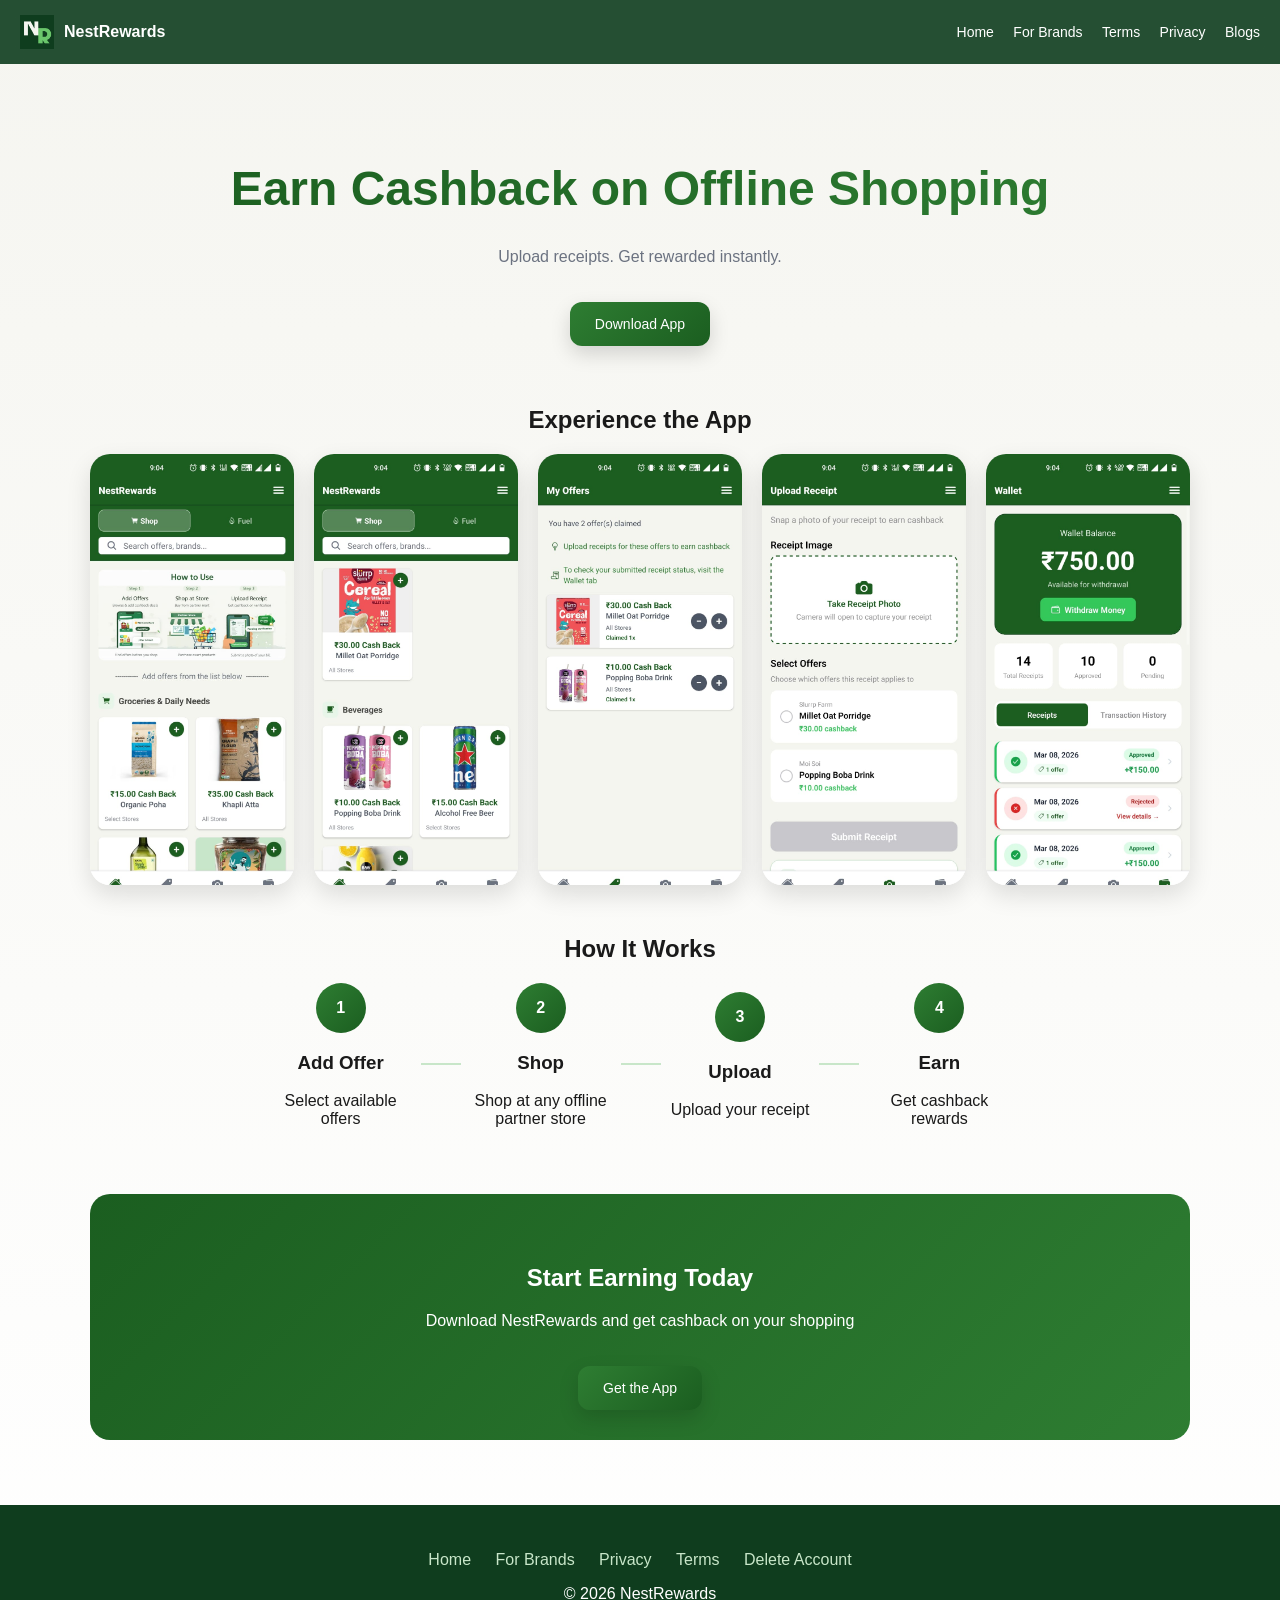
<file: index.html>
<!DOCTYPE html>
<html>
<head>
  <title>NestRewards</title>
  <meta name="viewport" content="width=device-width, initial-scale=1.0">
  <link rel="stylesheet" href="style.css">
  <link rel="icon" href="images/logo.png">
</head>

<body>

<!-- NAVBAR -->
<div class="navbar">
  <div class="nav-left">
    <img src="images/logo.png" alt="NestRewards Logo">
    <strong>NestRewards</strong>
  </div>
  <div class="nav-links">
    <a href="index.html">Home</a>
     <a href="brands.html">For Brands</a>
    <a href="terms.html">Terms</a>
    <a href="privacy.html">Privacy</a>
    <a href="blogs.html">Blogs</a>
   
  </div>
</div>

<div class="container">

  <!-- HERO -->
  <div class="hero">
    <h1>Earn Cashback on Offline Shopping</h1>
    <p>Upload receipts. Get rewarded instantly.</p>
    <a class="button" href="https://play.google.com/store/apps/details?id=com.cashmart.app&hl=en">Download App</a>
  </div>

  <!-- SCREENSHOTS -->
  <h2>Experience the App</h2>

  <!-- DESKTOP GRID -->
  <div class="grid desktop-grid">
    <div class="card"><img src="images/HomePage 1.jpeg" loading="lazy"></div>
    <div class="card"><img src="images/HomePage 2.jpeg" loading="lazy"></div>
    <div class="card"><img src="images/MyList Page.jpeg" loading="lazy"></div>
    <div class="card"><img src="images/UploadReceipt Page.jpeg" loading="lazy"></div>
    <div class="card"><img src="images/Wallet Page.jpeg" loading="lazy"></div>
  </div>

  <!-- MOBILE SLIDER -->
  <div class="slider mobile-slider">
    <div class="slides">
      <img src="images/HomePage 1.jpeg" loading="lazy">
      <img src="images/HomePage 2.jpeg" loading="lazy">
      <img src="images/MyList Page.jpeg" loading="lazy">
      <img src="images/UploadReceipt Page.jpeg" loading="lazy">
      <img src="images/Wallet Page.jpeg" loading="lazy">
    </div>
  </div>

  <!-- STEPS -->
  <div class="steps">
    <h2>How It Works</h2>

    <div class="steps-flow">

      <div class="step-item">
        <div class="circle">1</div>
        <h3>Add Offer</h3>
        <p>Select available offers</p>
      </div>

      <div class="line"></div>

      <div class="step-item">
        <div class="circle">2</div>
        <h3>Shop</h3>
        <p>Shop at any offline partner store</p>
      </div>

      <div class="line"></div>

      <div class="step-item">
        <div class="circle">3</div>
        <h3>Upload</h3>
        <p>Upload your receipt</p>
      </div>

      <div class="line"></div>

      <div class="step-item">
        <div class="circle">4</div>
        <h3>Earn</h3>
        <p>Get cashback rewards</p>
      </div>

    </div>
  </div>

  <!-- CTA -->
  <div class="cta">
    <h2>Start Earning Today</h2>
    <p>Download NestRewards and get cashback on your shopping</p>
    <a class="button" href="https://play.google.com/store/apps/details?id=com.cashmart.app&hl=en">Get the App</a>
  </div>

</div>

<!-- FOOTER -->
<div class="footer">
  <p>
    <a href="index.html">Home</a>
    <a href="brands.html">For Brands</a>
    <a href="privacy.html">Privacy</a>
    <a href="terms.html">Terms</a>
    <a href="delete-account.html">Delete Account</a>
  </p>
  <p>© 2026 NestRewards</p>
</div>
 

</body>
</html>
</file>
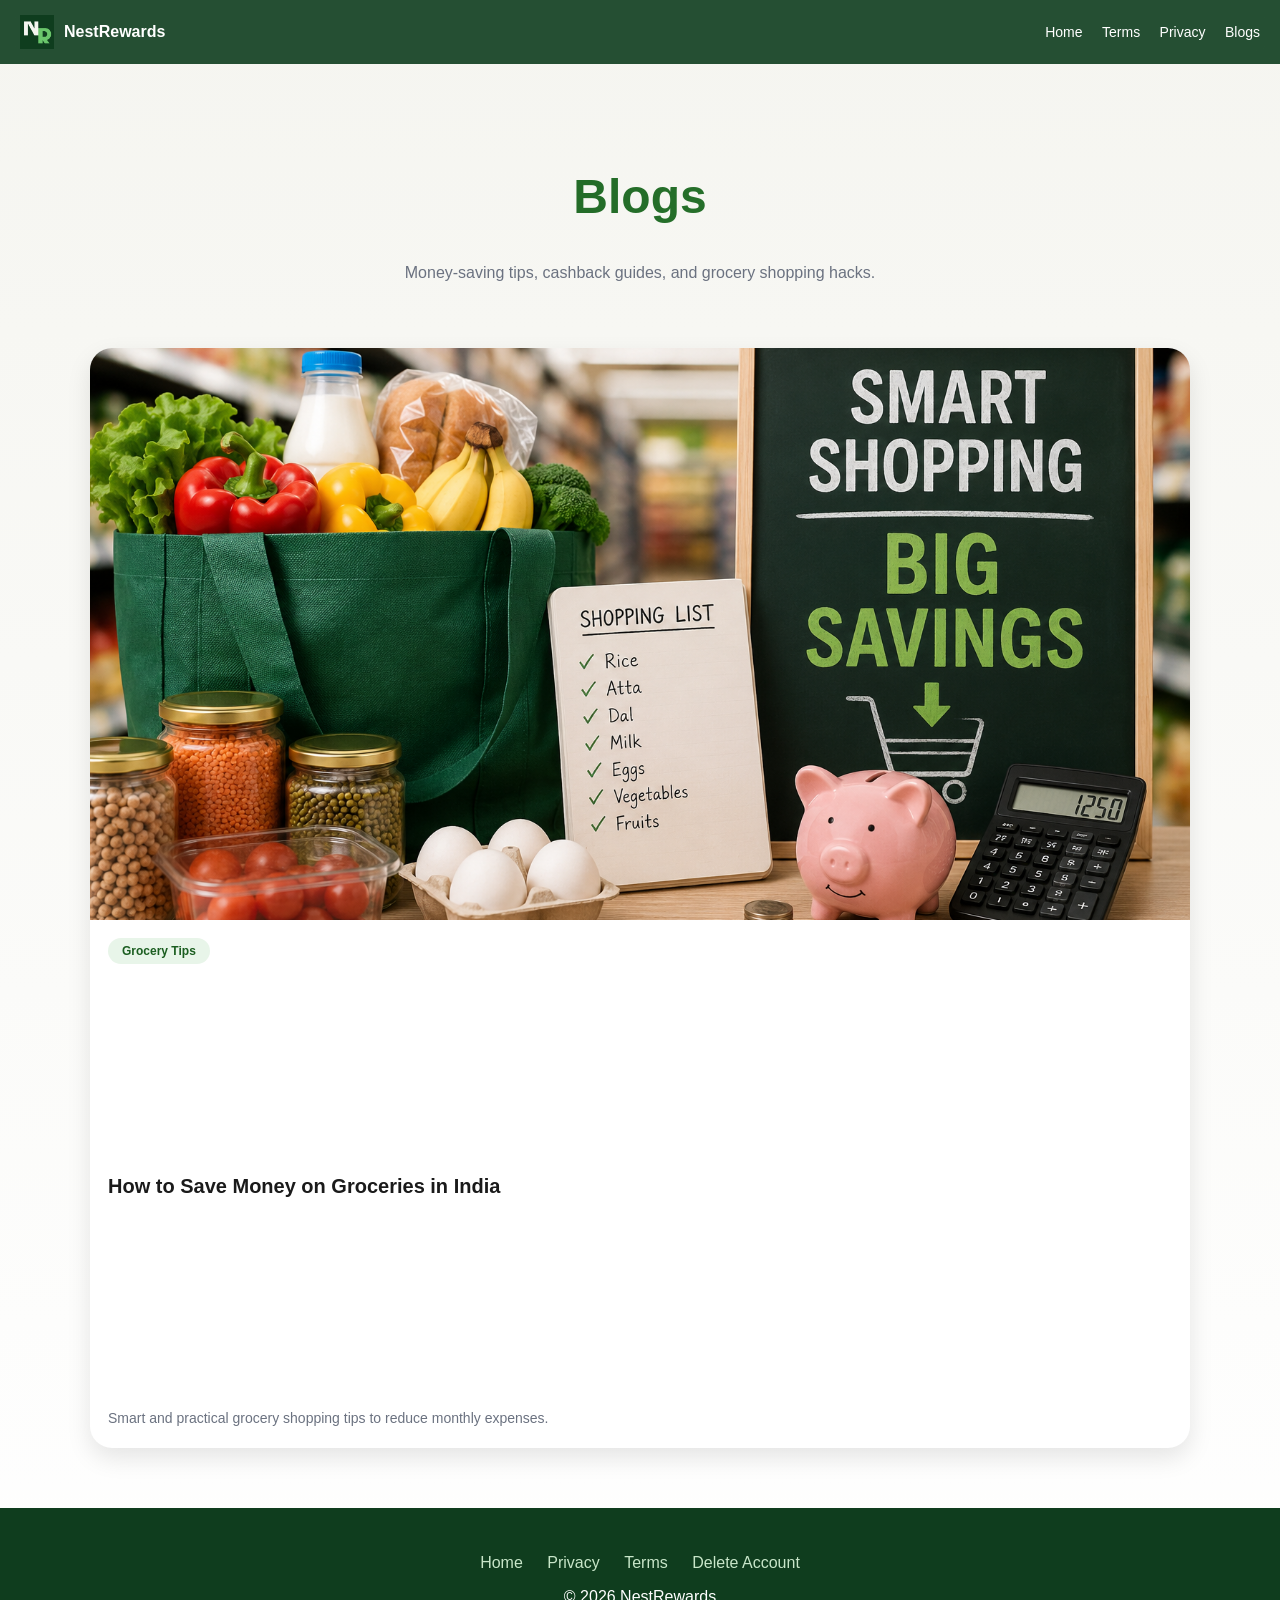
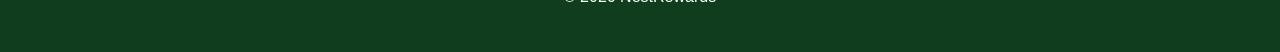
<file: blogs.html>
<!DOCTYPE html>
<html lang="en">
<head>
  <meta charset="UTF-8" />
  <meta name="viewport" content="width=device-width, initial-scale=1.0"/>

  <title>NestRewards Blog</title>

  <!-- Your CSS -->
  <link rel="stylesheet" href="style.css">
</head>
<body>

 <!-- NAVBAR -->
<div class="navbar">
  <div class="nav-left">
    <img src="images/logo.png" alt="NestRewards Logo">
    <strong>NestRewards</strong>
  </div>
  <div class="nav-links">
    <a href="index.html">Home</a>
    <a href="terms.html">Terms</a>
    <a href="privacy.html">Privacy</a>
    <a href="blogs.html">Blogs</a>
  </div>
</div>

  <!-- BLOGS SECTION -->
  <section class="container blogs-section">

    <div class="hero">
      <h1>Blogs</h1>
      <p>Money-saving tips, cashback guides, and grocery shopping hacks.</p>
    </div>

    <div class="blogs-grid">

      <!-- BLOG CARD -->
      <a href="blogs/save-money-on-groceries.html" class="blog-card">
        <img src="images/grocery-saving.png" alt="Save Money on Groceries">

        <div class="blog-content">
          <span class="blog-tag">Grocery Tips</span>

          <h3>How to Save Money on Groceries in India</h3>

          <p>
            Smart and practical grocery shopping tips to reduce monthly expenses.
          </p>
        </div>
      </a>

    </div>

  </section>

  <!-- FOOTER -->
<div class="footer">
  <p>
    <a href="index.html">Home</a>
    <a href="privacy.html">Privacy</a>
    <a href="terms.html">Terms</a>
    <a href="delete-account.html">Delete Account</a>
  </p>
  <p>© 2026 NestRewards</p>
</div>


</body>
</html>
</file>
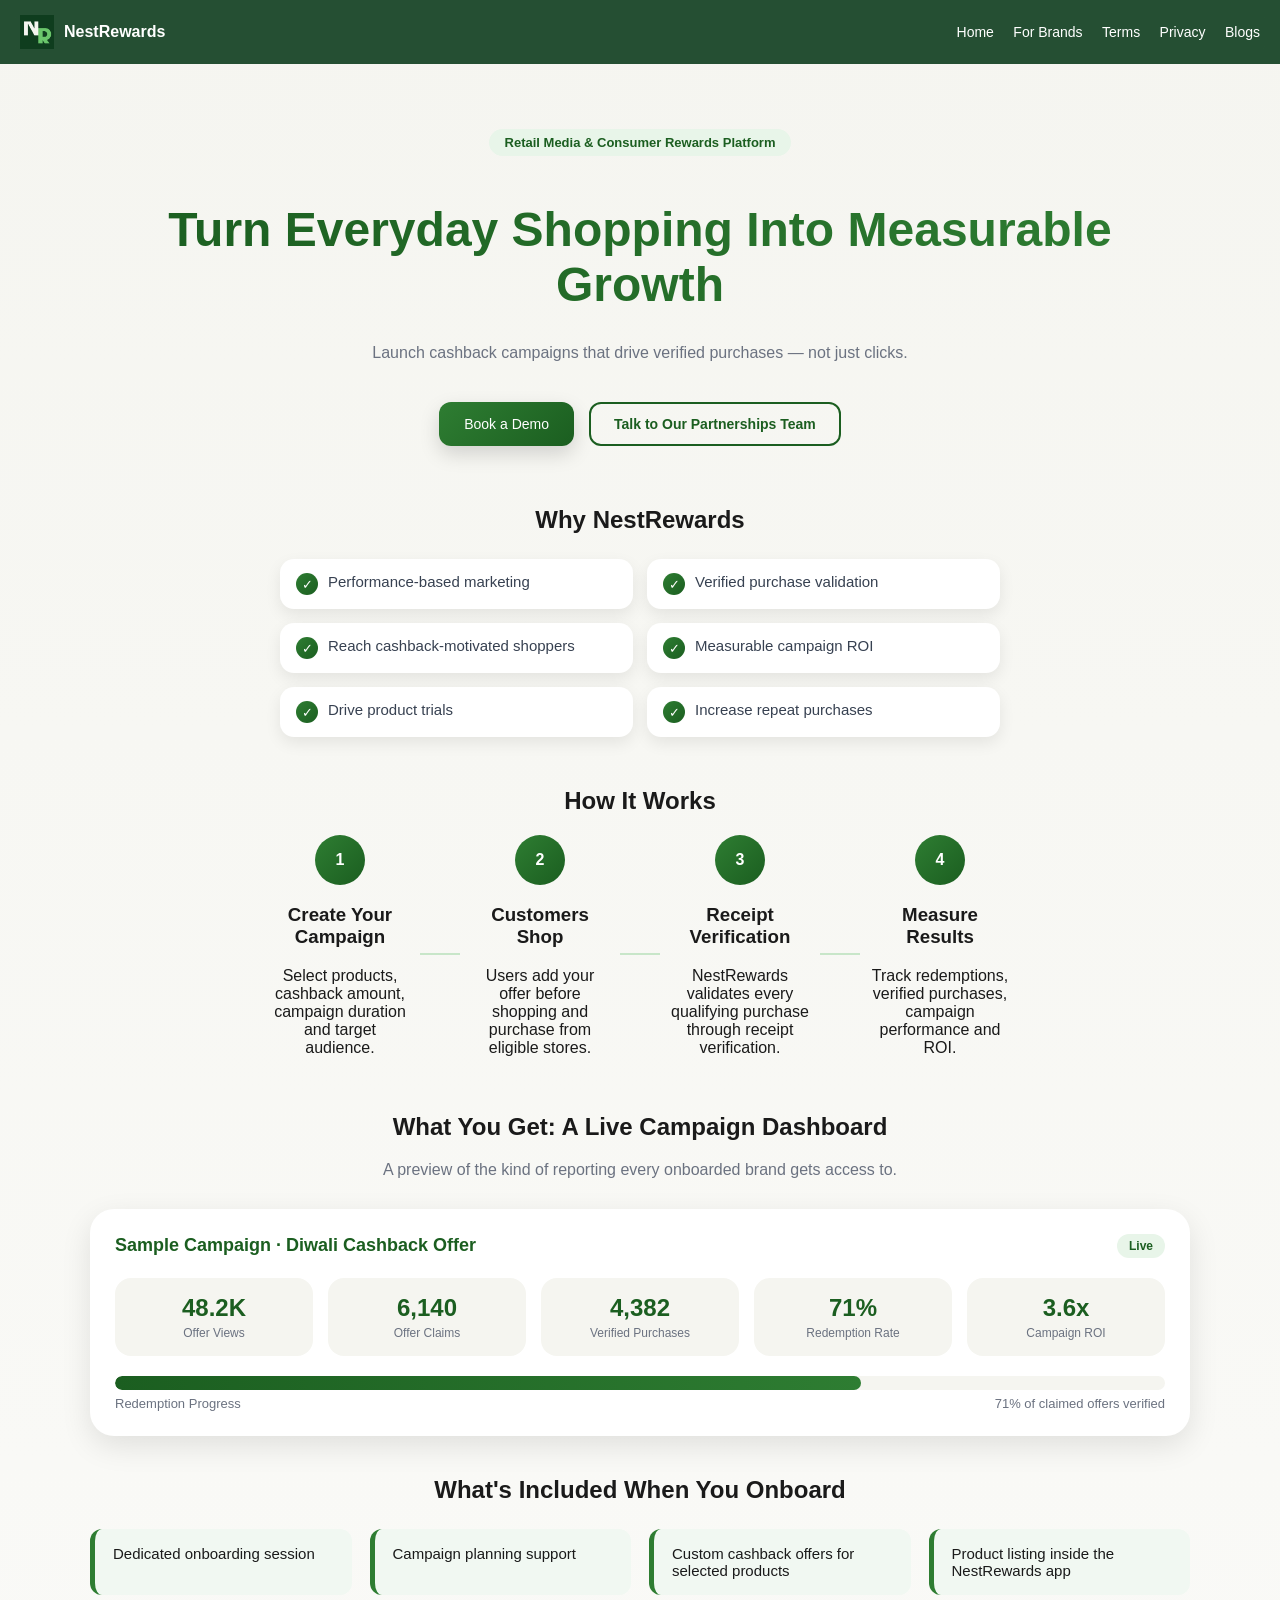
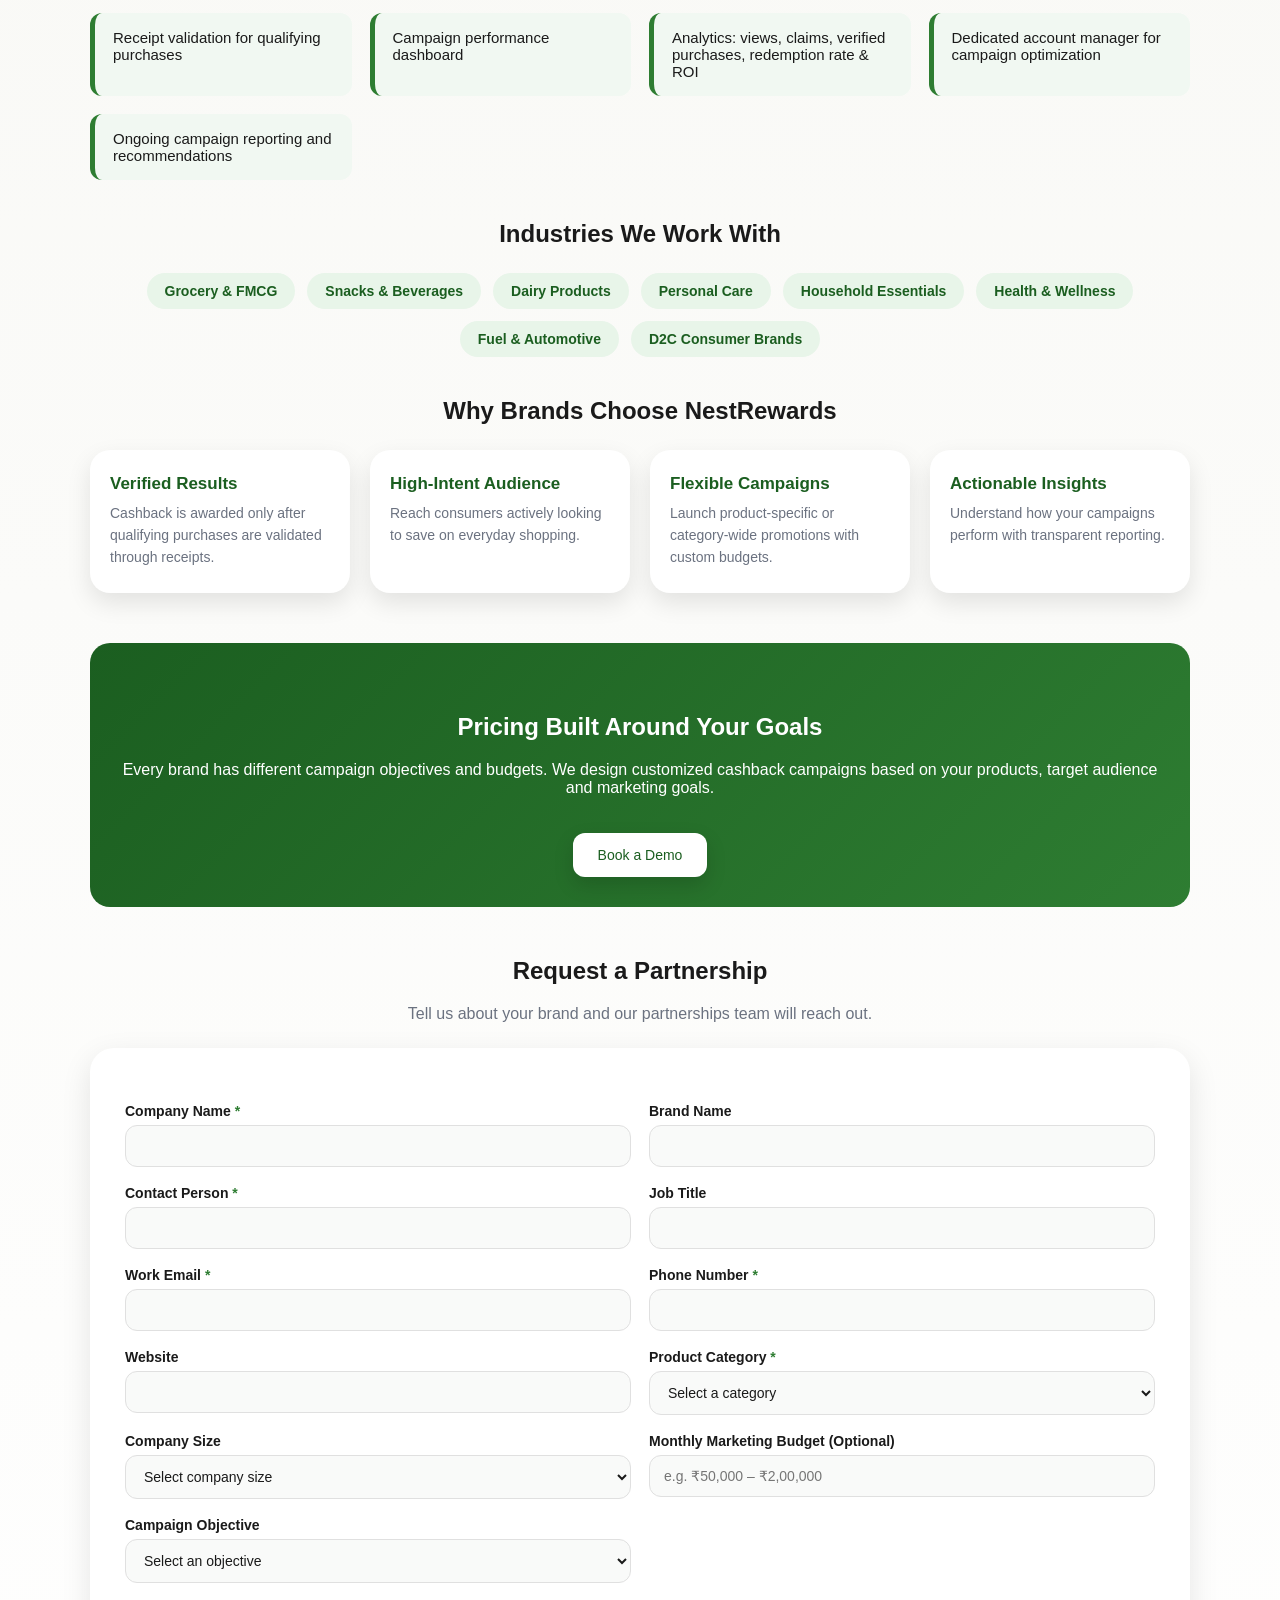
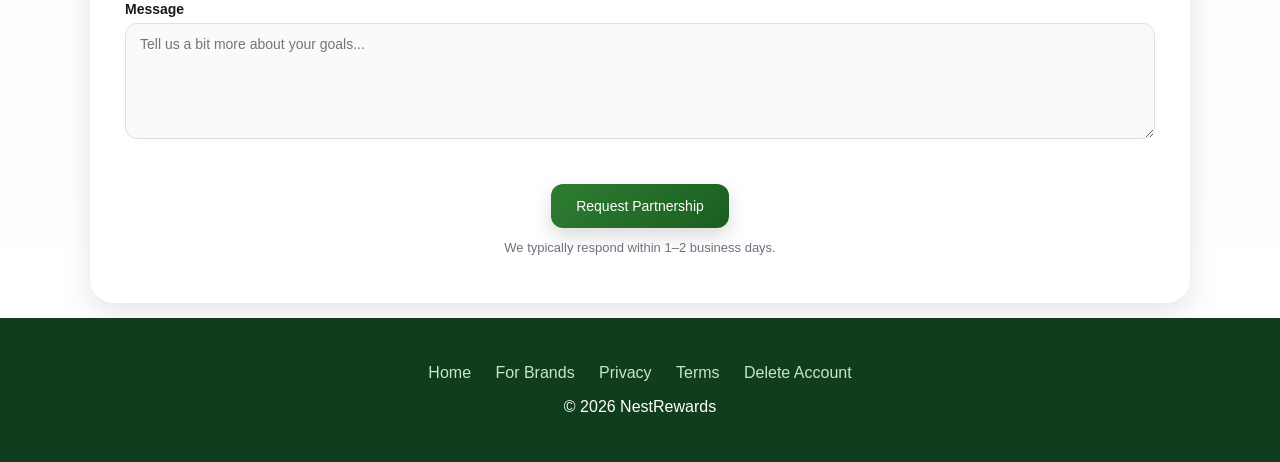
<file: brands.html>
<!DOCTYPE html>
<html lang="en">
<head>
  <meta charset="UTF-8" />
  <meta name="viewport" content="width=device-width, initial-scale=1.0"/>

  <title>NestRewards for Brands | Retail Media & Consumer Rewards Platform</title>
  <meta name="description" content="Launch cashback campaigns that drive verified purchases, not just clicks. Partner with NestRewards to acquire customers, grow sales and measure real campaign ROI.">

  <link rel="stylesheet" href="style.css">
  <link rel="icon" href="images/logo.png">
</head>
<body>

<!-- NAVBAR -->
<div class="navbar">
  <div class="nav-left">
    <img src="images/logo.png" alt="NestRewards Logo">
    <strong>NestRewards</strong>
  </div>
  <div class="nav-links">
    <a href="index.html">Home</a>
    <a href="brands.html">For Brands</a>
    <a href="terms.html">Terms</a>
    <a href="privacy.html">Privacy</a>
    <a href="blogs.html">Blogs</a>
  </div>
</div>

<div class="container">

  <!-- HERO -->
  <div class="hero">
    <span class="eyebrow">Retail Media &amp; Consumer Rewards Platform</span>
    <h1>Turn Everyday Shopping Into Measurable Growth</h1>
    <p>Launch cashback campaigns that drive verified purchases — not just clicks.</p>
    <div class="cta-row">
      <a class="button" href="#signup">Book a Demo</a>
      <a class="button-outline" href="#signup">Talk to Our Partnerships Team</a>
    </div>
  </div>

  <!-- WHY NESTREWARDS -->
  <h2>Why NestRewards</h2>
  <ul class="checklist">
    <li><span class="tick">&#10003;</span> Performance-based marketing</li>
    <li><span class="tick">&#10003;</span> Verified purchase validation</li>
    <li><span class="tick">&#10003;</span> Reach cashback-motivated shoppers</li>
    <li><span class="tick">&#10003;</span> Measurable campaign ROI</li>
    <li><span class="tick">&#10003;</span> Drive product trials</li>
    <li><span class="tick">&#10003;</span> Increase repeat purchases</li>
  </ul>

  <!-- HOW IT WORKS -->
  <div class="steps">
    <h2>How It Works</h2>

    <div class="steps-flow">

      <div class="step-item">
        <div class="circle">1</div>
        <h3>Create Your Campaign</h3>
        <p>Select products, cashback amount, campaign duration and target audience.</p>
      </div>

      <div class="line"></div>

      <div class="step-item">
        <div class="circle">2</div>
        <h3>Customers Shop</h3>
        <p>Users add your offer before shopping and purchase from eligible stores.</p>
      </div>

      <div class="line"></div>

      <div class="step-item">
        <div class="circle">3</div>
        <h3>Receipt Verification</h3>
        <p>NestRewards validates every qualifying purchase through receipt verification.</p>
      </div>

      <div class="line"></div>

      <div class="step-item">
        <div class="circle">4</div>
        <h3>Measure Results</h3>
        <p>Track redemptions, verified purchases, campaign performance and ROI.</p>
      </div>

    </div>
  </div>

  <!-- DEMO: WHAT YOU GET DASHBOARD PREVIEW -->
  <h2>What You Get: A Live Campaign Dashboard</h2>
  <p style="text-align:center; color:#6B7280; max-width:600px; margin:0 auto;">
    A preview of the kind of reporting every onboarded brand gets access to.
  </p>

  <div class="dashboard-mock">
    <div class="dm-header">
      <h3>Sample Campaign · Diwali Cashback Offer</h3>
      <span class="dm-badge">Live</span>
    </div>

    <div class="dm-stats">
      <div class="dm-stat">
        <div class="dm-number">48.2K</div>
        <div class="dm-label">Offer Views</div>
      </div>
      <div class="dm-stat">
        <div class="dm-number">6,140</div>
        <div class="dm-label">Offer Claims</div>
      </div>
      <div class="dm-stat">
        <div class="dm-number">4,382</div>
        <div class="dm-label">Verified Purchases</div>
      </div>
      <div class="dm-stat">
        <div class="dm-number">71%</div>
        <div class="dm-label">Redemption Rate</div>
      </div>
      <div class="dm-stat">
        <div class="dm-number">3.6x</div>
        <div class="dm-label">Campaign ROI</div>
      </div>
    </div>

    <div class="dm-bar-track"><div class="dm-bar-fill" style="width: 71%;"></div></div>
    <div class="dm-bar-label">
      <span>Redemption Progress</span>
      <span>71% of claimed offers verified</span>
    </div>
  </div>

  <!-- ONBOARDING: WHAT BRANDS RECEIVE -->
  <h2>What's Included When You Onboard</h2>
  <div class="onboard-grid">
    <div class="onboard-item">Dedicated onboarding session</div>
    <div class="onboard-item">Campaign planning support</div>
    <div class="onboard-item">Custom cashback offers for selected products</div>
    <div class="onboard-item">Product listing inside the NestRewards app</div>
    <div class="onboard-item">Receipt validation for qualifying purchases</div>
    <div class="onboard-item">Campaign performance dashboard</div>
    <div class="onboard-item">Analytics: views, claims, verified purchases, redemption rate &amp; ROI</div>
    <div class="onboard-item">Dedicated account manager for campaign optimization</div>
    <div class="onboard-item">Ongoing campaign reporting and recommendations</div>
  </div>

  <!-- INDUSTRIES -->
  <h2>Industries We Work With</h2>
  <div class="industries">
    <span class="industry-chip">Grocery &amp; FMCG</span>
    <span class="industry-chip">Snacks &amp; Beverages</span>
    <span class="industry-chip">Dairy Products</span>
    <span class="industry-chip">Personal Care</span>
    <span class="industry-chip">Household Essentials</span>
    <span class="industry-chip">Health &amp; Wellness</span>
    <span class="industry-chip">Fuel &amp; Automotive</span>
    <span class="industry-chip">D2C Consumer Brands</span>
  </div>

  <!-- WHY BRANDS CHOOSE US -->
  <h2>Why Brands Choose NestRewards</h2>
  <div class="benefit-grid">
    <div class="benefit-card">
      <h3>Verified Results</h3>
      <p>Cashback is awarded only after qualifying purchases are validated through receipts.</p>
    </div>
    <div class="benefit-card">
      <h3>High-Intent Audience</h3>
      <p>Reach consumers actively looking to save on everyday shopping.</p>
    </div>
    <div class="benefit-card">
      <h3>Flexible Campaigns</h3>
      <p>Launch product-specific or category-wide promotions with custom budgets.</p>
    </div>
    <div class="benefit-card">
      <h3>Actionable Insights</h3>
      <p>Understand how your campaigns perform with transparent reporting.</p>
    </div>
  </div>

  <!-- PRICING NOTE -->
  <div class="cta">
    <h2 style="color:white;">Pricing Built Around Your Goals</h2>
    <p>Every brand has different campaign objectives and budgets. We design customized cashback campaigns based on your products, target audience and marketing goals.</p>
    <a class="button" style="background:white; color:#1B5E20;" href="#signup">Book a Demo</a>
  </div>

  <!-- SIGNUP FORM -->
  <h2 id="signup">Request a Partnership</h2>
  <p style="text-align:center; color:#6B7280;">Tell us about your brand and our partnerships team will reach out.</p>

  <div class="form-section">

    <!--
      FORM SUBMISSION: Posts directly to the "NestRewards — Brand Partnership Request"
      Google Form (nestrewards2026@gmail.com). Responses land in the linked Google Sheet.
      Note: Google's formResponse endpoint doesn't return a clean success page back to this
      site, so after submitting, users briefly see a blank Google response page rather than
      a custom "Thanks" message on nestrewards.in.
    -->
    <form action="https://docs.google.com/forms/d/e/1FAIpQLSd9nU9Bq4_2BHp71PgNuKHbifiTKTw7DGdr92Q4aCXK4VduVQ/formResponse" method="POST" target="_blank">

      <div class="form-grid">

        <div class="form-field">
          <label>Company Name <span class="req">*</span></label>
          <input type="text" name="entry.1833691747" required>
        </div>

        <div class="form-field">
          <label>Brand Name</label>
          <input type="text" name="entry.2108973433">
        </div>

        <div class="form-field">
          <label>Contact Person <span class="req">*</span></label>
          <input type="text" name="entry.1636337368" required>
        </div>

        <div class="form-field">
          <label>Job Title</label>
          <input type="text" name="entry.282355152">
        </div>

        <div class="form-field">
          <label>Work Email <span class="req">*</span></label>
          <input type="email" name="entry.2096296316" required>
        </div>

        <div class="form-field">
          <label>Phone Number <span class="req">*</span></label>
          <input type="tel" name="entry.926112587" required>
        </div>

        <div class="form-field">
          <label>Website</label>
          <input type="url" name="entry.1182313305">
        </div>

        <div class="form-field">
          <label>Product Category <span class="req">*</span></label>
          <select name="entry.546348068" required>
            <option value="">Select a category</option>
            <option>Grocery &amp; FMCG</option>
            <option>Snacks &amp; Beverages</option>
            <option>Dairy Products</option>
            <option>Personal Care</option>
            <option>Household Essentials</option>
            <option>Health &amp; Wellness</option>
            <option>Fuel &amp; Automotive</option>
            <option>D2C Consumer Brand</option>
            <option>Other</option>
          </select>
        </div>

        <div class="form-field">
          <label>Company Size</label>
          <select name="entry.1356277123">
            <option value="">Select company size</option>
            <option>1–10 employees</option>
            <option>11–50 employees</option>
            <option>51–200 employees</option>
            <option>201–1000 employees</option>
            <option>1000+ employees</option>
          </select>
        </div>

        <div class="form-field">
          <label>Monthly Marketing Budget (Optional)</label>
          <input type="text" name="entry.1908149435" placeholder="e.g. ₹50,000 – ₹2,00,000">
        </div>

        <div class="form-field">
          <label>Campaign Objective</label>
          <select name="entry.1385009425">
            <option value="">Select an objective</option>
            <option>Product Launch</option>
            <option>Customer Acquisition</option>
            <option>Brand Awareness</option>
            <option>Increase Sales</option>
            <option>Repeat Purchases</option>
          </select>
        </div>

        <div class="form-field full">
          <label>Message</label>
          <textarea name="entry.1282800985" placeholder="Tell us a bit more about your goals..."></textarea>
        </div>

      </div>

      <div class="form-submit">
        <button type="submit" class="button">Request Partnership</button>
        <p class="form-note">We typically respond within 1–2 business days.</p>
      </div>

    </form>
  </div>

</div>

<!-- FOOTER -->
<div class="footer">
  <p>
    <a href="index.html">Home</a>
    <a href="brands.html">For Brands</a>
    <a href="privacy.html">Privacy</a>
    <a href="terms.html">Terms</a>
    <a href="delete-account.html">Delete Account</a>
  </p>
  <p>© 2026 NestRewards</p>
</div>

</body>
</html>
</file>
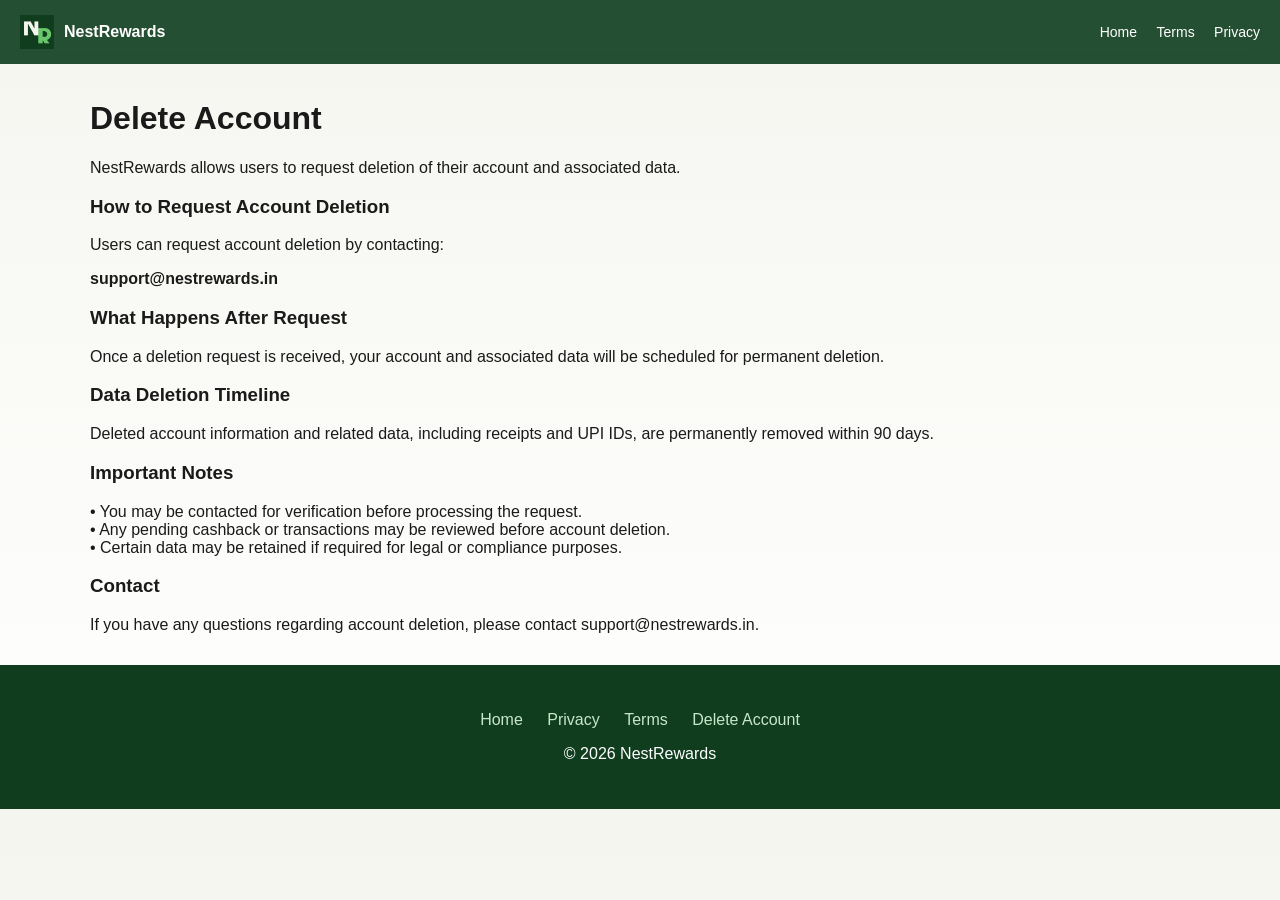
<file: delete-account.html>
<!DOCTYPE html>
<html>
<head>
  <title>Delete Account - NestRewards</title>
  <meta name="viewport" content="width=device-width, initial-scale=1.0">
  <link rel="stylesheet" href="style.css">
  <link rel="icon" href="images/logo.png">
</head>

<body>

<!-- NAVBAR -->
<div class="navbar">
  <div class="nav-left">
    <img src="images/logo.png">
    <strong>NestRewards</strong>
  </div>
  <div class="nav-links">
    <a href="index.html">Home</a>
    <a href="terms.html">Terms</a>
    <a href="privacy.html">Privacy</a>
  </div>
</div>

<div class="container">

  <h1>Delete Account</h1>

  <p>
    NestRewards allows users to request deletion of their account and associated data.
  </p>

  <h3>How to Request Account Deletion</h3>
  <p>
    Users can request account deletion by contacting:
  </p>

  <p><strong>support@nestrewards.in</strong></p>

  <h3>What Happens After Request</h3>
  <p>
    Once a deletion request is received, your account and associated data will be scheduled for permanent deletion.
  </p>

  <h3>Data Deletion Timeline</h3>
  <p>
    Deleted account information and related data, including receipts and UPI IDs, are permanently removed within 90 days.
  </p>

  <h3>Important Notes</h3>
  <p>
    • You may be contacted for verification before processing the request.<br>
    • Any pending cashback or transactions may be reviewed before account deletion.<br>
    • Certain data may be retained if required for legal or compliance purposes.
  </p>

  <h3>Contact</h3>
  <p>
    If you have any questions regarding account deletion, please contact support@nestrewards.in.
  </p>

</div>

<!-- FOOTER -->
<div class="footer">
  <p>
    <a href="index.html">Home</a>
    <a href="privacy.html">Privacy</a>
    <a href="terms.html">Terms</a>
    <a href="delete-account.html">Delete Account</a>
  </p>
  <p>© 2026 NestRewards</p>
</div>

</body>
</html>
</file>
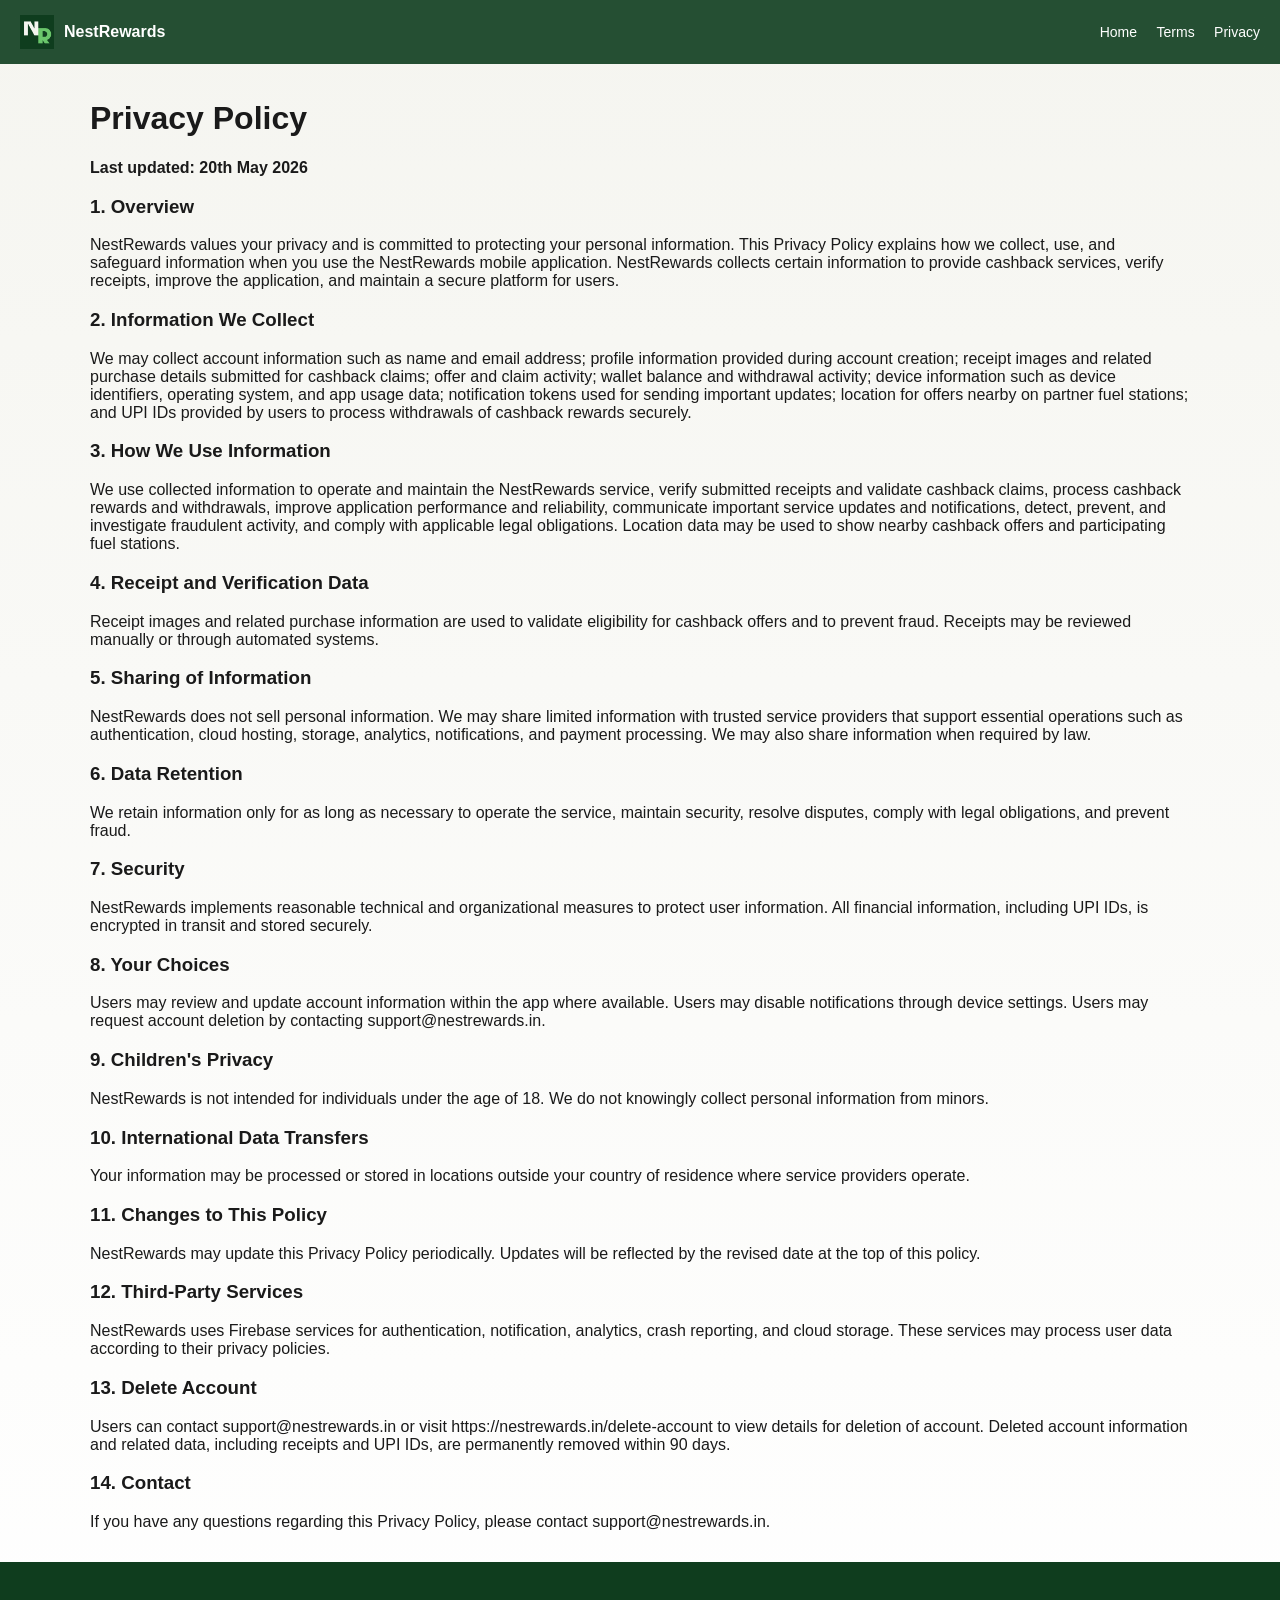
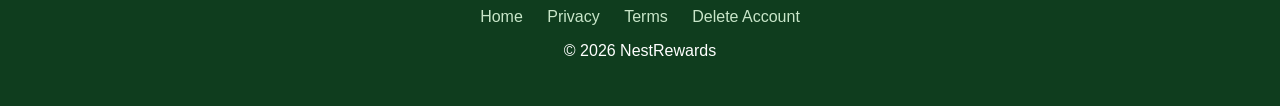
<file: privacy.html>
<!DOCTYPE html>
<html>
<head>
  <title>Privacy Policy - NestRewards</title>
  <meta name="viewport" content="width=device-width, initial-scale=1.0">
  <link rel="stylesheet" href="style.css">
  <link rel="icon" href="images/logo.png">
</head>

<body>

<!-- NAVBAR -->
<div class="navbar">
  <div class="nav-left">
    <img src="images/logo.png">
    <strong>NestRewards</strong>
  </div>
  <div class="nav-links">
    <a href="index.html">Home</a>
    <a href="terms.html">Terms</a>
    <a href="privacy.html">Privacy</a>
  </div>
</div>

<div class="container">

  <h1>Privacy Policy</h1>
  <p><strong>Last updated: 20th May 2026</strong></p>

  <h3>1. Overview</h3>
  <p>
    NestRewards values your privacy and is committed to protecting your personal information. This Privacy Policy explains how we collect, use, and safeguard information when you use the NestRewards mobile application. NestRewards collects certain information to provide cashback services, verify receipts, improve the application, and maintain a secure platform for users.
  </p>

  <h3>2. Information We Collect</h3>
  <p>
    We may collect account information such as name and email address; profile information provided during account creation; receipt images and related purchase details submitted for cashback claims; offer and claim activity; wallet balance and withdrawal activity; device information such as device identifiers, operating system, and app usage data; notification tokens used for sending important updates; location for offers nearby on partner fuel stations; and UPI IDs provided by users to process withdrawals of cashback rewards securely.
  </p>

  <h3>3. How We Use Information</h3>
  <p>
    We use collected information to operate and maintain the NestRewards service, verify submitted receipts and validate cashback claims, process cashback rewards and withdrawals, improve application performance and reliability, communicate important service updates and notifications, detect, prevent, and investigate fraudulent activity, and comply with applicable legal obligations. Location data may be used to show nearby cashback offers and participating fuel stations.
  </p>

  <h3>4. Receipt and Verification Data</h3>
  <p>
    Receipt images and related purchase information are used to validate eligibility for cashback offers and to prevent fraud. Receipts may be reviewed manually or through automated systems.
  </p>

  <h3>5. Sharing of Information</h3>
  <p>
    NestRewards does not sell personal information. We may share limited information with trusted service providers that support essential operations such as authentication, cloud hosting, storage, analytics, notifications, and payment processing. We may also share information when required by law.
  </p>

  <h3>6. Data Retention</h3>
  <p>
    We retain information only for as long as necessary to operate the service, maintain security, resolve disputes, comply with legal obligations, and prevent fraud.
  </p>

  <h3>7. Security</h3>
  <p>
    NestRewards implements reasonable technical and organizational measures to protect user information. All financial information, including UPI IDs, is encrypted in transit and stored securely.
  </p>

  <h3>8. Your Choices</h3>
  <p>
    Users may review and update account information within the app where available. Users may disable notifications through device settings. Users may request account deletion by contacting support@nestrewards.in.
  </p>

  <h3>9. Children's Privacy</h3>
  <p>
    NestRewards is not intended for individuals under the age of 18. We do not knowingly collect personal information from minors.
  </p>

  <h3>10. International Data Transfers</h3>
  <p>
    Your information may be processed or stored in locations outside your country of residence where service providers operate.
  </p>

  <h3>11. Changes to This Policy</h3>
  <p>
    NestRewards may update this Privacy Policy periodically. Updates will be reflected by the revised date at the top of this policy.
  </p>

  <h3>12. Third-Party Services</h3>
  <p>
    NestRewards uses Firebase services for authentication, notification, analytics, crash reporting, and cloud storage. These services may process user data according to their privacy policies.
  </p>

  <h3>13. Delete Account</h3>
  <p>
    Users can contact support@nestrewards.in or visit https://nestrewards.in/delete-account to view details for deletion of account. Deleted account information and related data, including receipts and UPI IDs, are permanently removed within 90 days.
  </p>

  <h3>14. Contact</h3>
  <p>
    If you have any questions regarding this Privacy Policy, please contact support@nestrewards.in.
  </p>

</div>

<!-- FOOTER -->
<div class="footer">
  <p>
    <a href="index.html">Home</a>
    <a href="privacy.html">Privacy</a>
    <a href="terms.html">Terms</a>
    <a href="delete-account.html">Delete Account</a>
  </p>
  <p>© 2026 NestRewards</p>
</div>

</body>
</html>
</file>
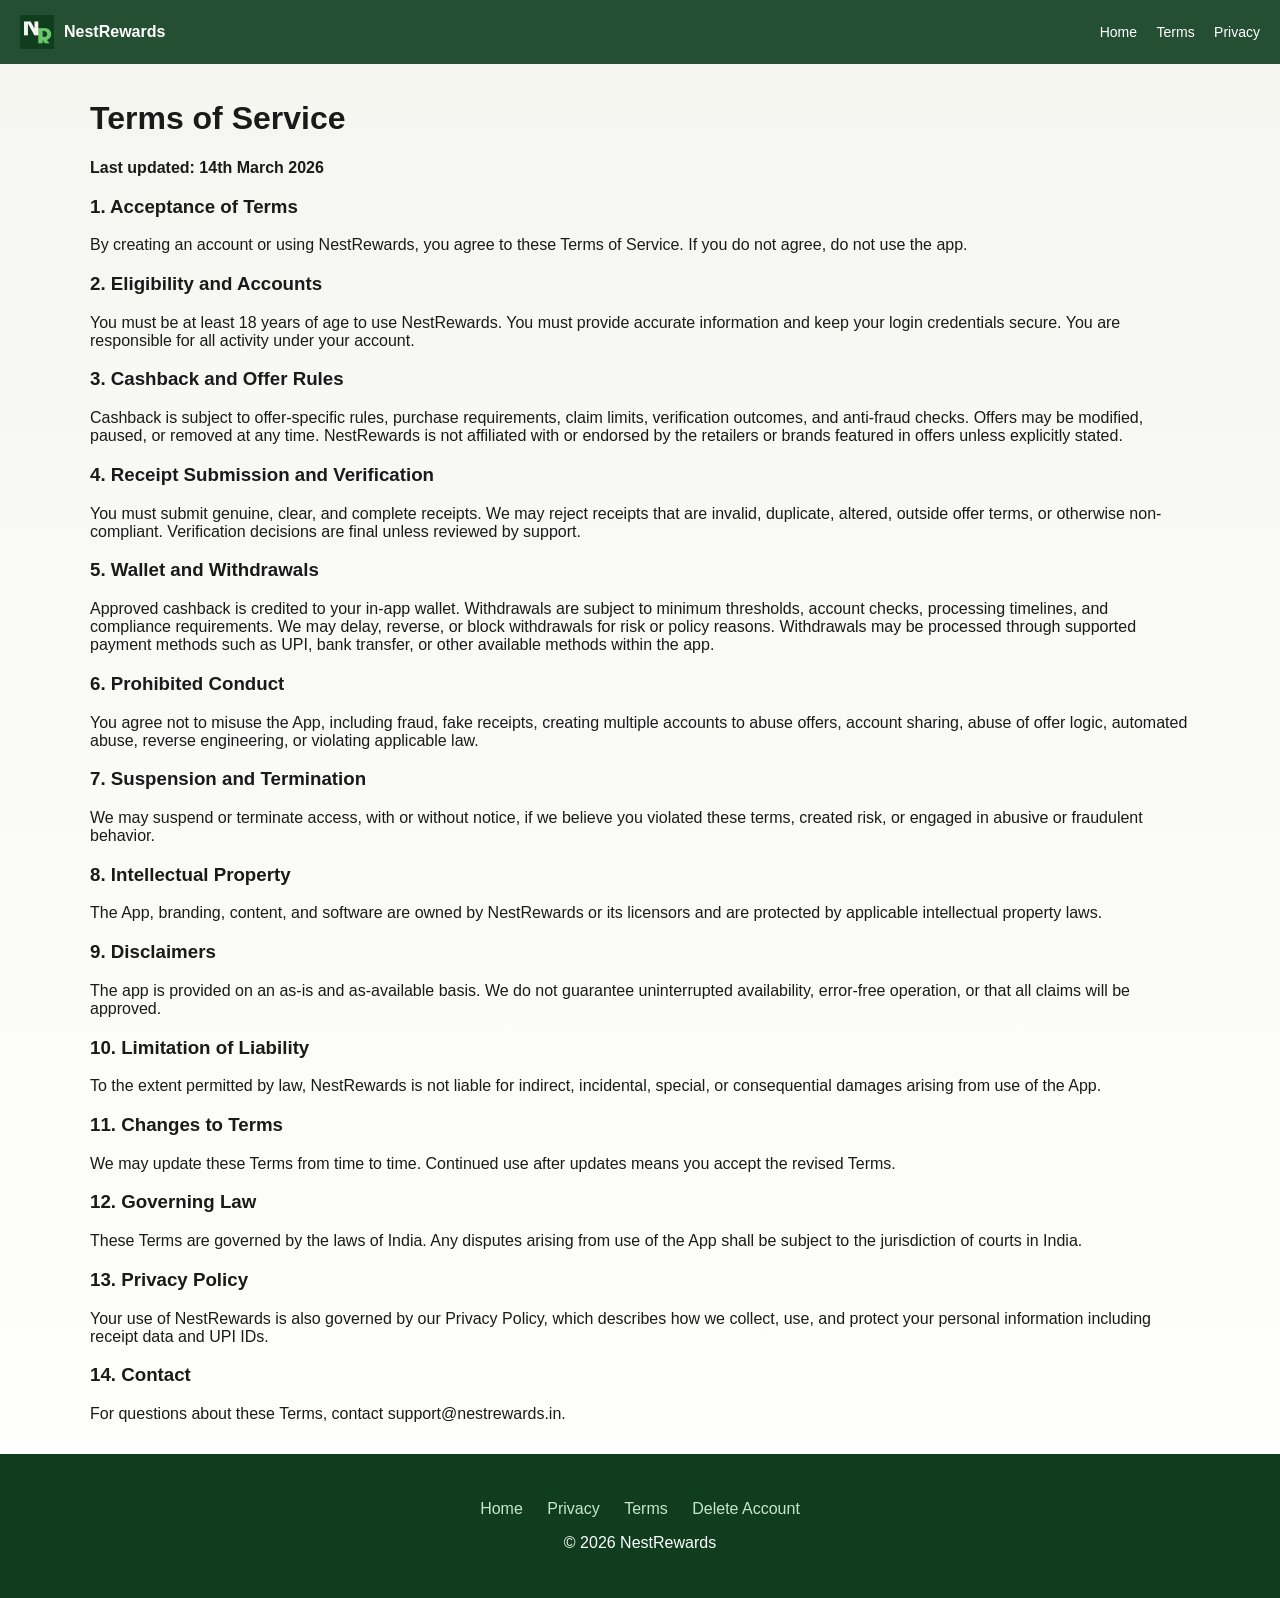
<file: terms.html>
<!DOCTYPE html>
<html>
<head>
  <title>Terms of Service - NestRewards</title>
  <meta name="viewport" content="width=device-width, initial-scale=1.0">
  <link rel="stylesheet" href="style.css">
  <link rel="icon" href="images/logo.png">
</head>

<body>

<!-- NAVBAR -->
<div class="navbar">
  <div class="nav-left">
    <img src="images/logo.png">
    <strong>NestRewards</strong>
  </div>
  <div class="nav-links">
    <a href="index.html">Home</a>
    <a href="terms.html">Terms</a>
    <a href="privacy.html">Privacy</a>
  </div>
</div>

<div class="container">

  <h1>Terms of Service</h1>
  <p><strong>Last updated: 14th March 2026</strong></p>

  <h3>1. Acceptance of Terms</h3>
  <p>
    By creating an account or using NestRewards, you agree to these Terms of Service. If you do not agree, do not use the app.
  </p>

  <h3>2. Eligibility and Accounts</h3>
  <p>
    You must be at least 18 years of age to use NestRewards. You must provide accurate information and keep your login credentials secure. You are responsible for all activity under your account.
  </p>

  <h3>3. Cashback and Offer Rules</h3>
  <p>
    Cashback is subject to offer-specific rules, purchase requirements, claim limits, verification outcomes, and anti-fraud checks. Offers may be modified, paused, or removed at any time. NestRewards is not affiliated with or endorsed by the retailers or brands featured in offers unless explicitly stated.
  </p>

  <h3>4. Receipt Submission and Verification</h3>
  <p>
    You must submit genuine, clear, and complete receipts. We may reject receipts that are invalid, duplicate, altered, outside offer terms, or otherwise non-compliant. Verification decisions are final unless reviewed by support.
  </p>

  <h3>5. Wallet and Withdrawals</h3>
  <p>
    Approved cashback is credited to your in-app wallet. Withdrawals are subject to minimum thresholds, account checks, processing timelines, and compliance requirements. We may delay, reverse, or block withdrawals for risk or policy reasons. Withdrawals may be processed through supported payment methods such as UPI, bank transfer, or other available methods within the app.
  </p>

  <h3>6. Prohibited Conduct</h3>
  <p>
    You agree not to misuse the App, including fraud, fake receipts, creating multiple accounts to abuse offers, account sharing, abuse of offer logic, automated abuse, reverse engineering, or violating applicable law.
  </p>

  <h3>7. Suspension and Termination</h3>
  <p>
    We may suspend or terminate access, with or without notice, if we believe you violated these terms, created risk, or engaged in abusive or fraudulent behavior.
  </p>

  <h3>8. Intellectual Property</h3>
  <p>
    The App, branding, content, and software are owned by NestRewards or its licensors and are protected by applicable intellectual property laws.
  </p>

  <h3>9. Disclaimers</h3>
  <p>
    The app is provided on an as-is and as-available basis. We do not guarantee uninterrupted availability, error-free operation, or that all claims will be approved.
  </p>

  <h3>10. Limitation of Liability</h3>
  <p>
    To the extent permitted by law, NestRewards is not liable for indirect, incidental, special, or consequential damages arising from use of the App.
  </p>

  <h3>11. Changes to Terms</h3>
  <p>
    We may update these Terms from time to time. Continued use after updates means you accept the revised Terms.
  </p>

  <h3>12. Governing Law</h3>
  <p>
    These Terms are governed by the laws of India. Any disputes arising from use of the App shall be subject to the jurisdiction of courts in India.
  </p>

  <h3>13. Privacy Policy</h3>
  <p>
    Your use of NestRewards is also governed by our Privacy Policy, which describes how we collect, use, and protect your personal information including receipt data and UPI IDs.
  </p>

  <h3>14. Contact</h3>
  <p>
    For questions about these Terms, contact support@nestrewards.in.
  </p>

</div>

<!-- FOOTER -->
<div class="footer">
  <p>
    <a href="index.html">Home</a>
    <a href="privacy.html">Privacy</a>
    <a href="terms.html">Terms</a>
    <a href="delete-account.html">Delete Account</a>
  </p>
  <p>© 2026 NestRewards</p>
</div>

</body>
</html>
</file>
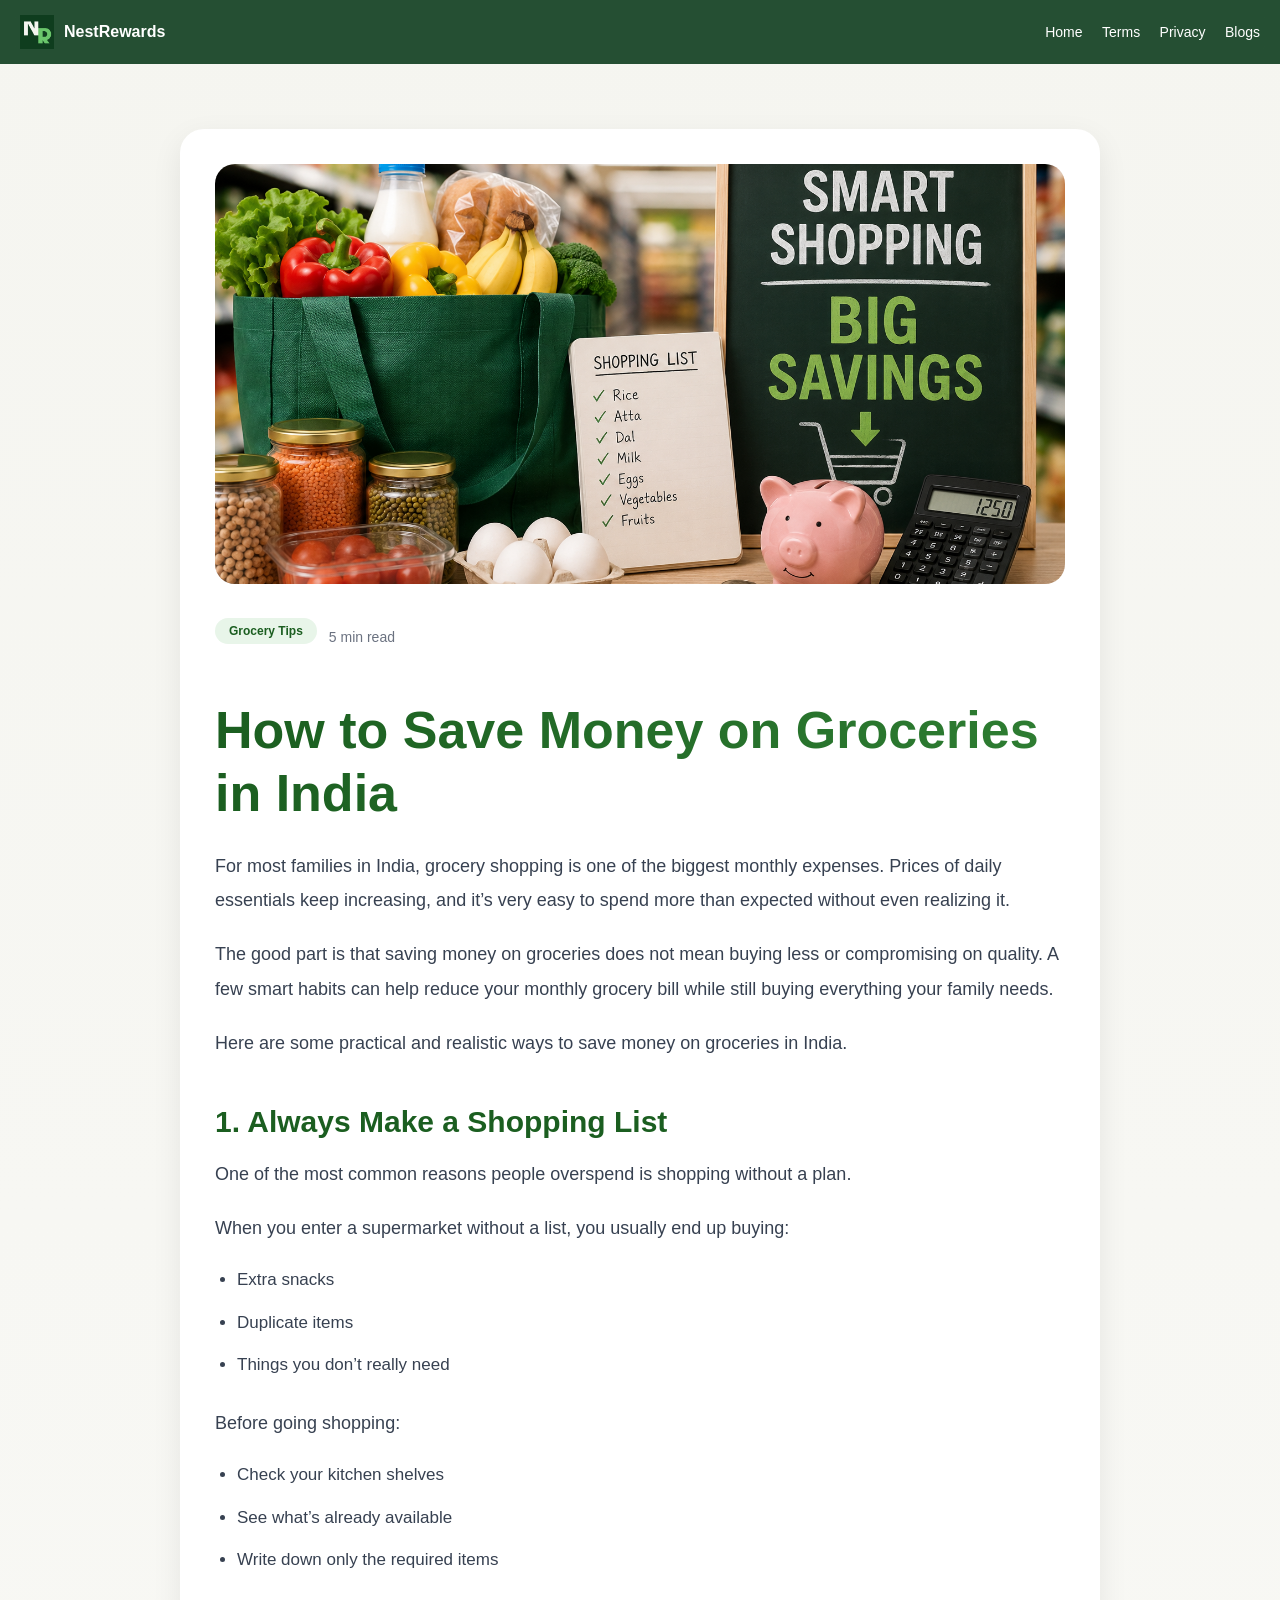
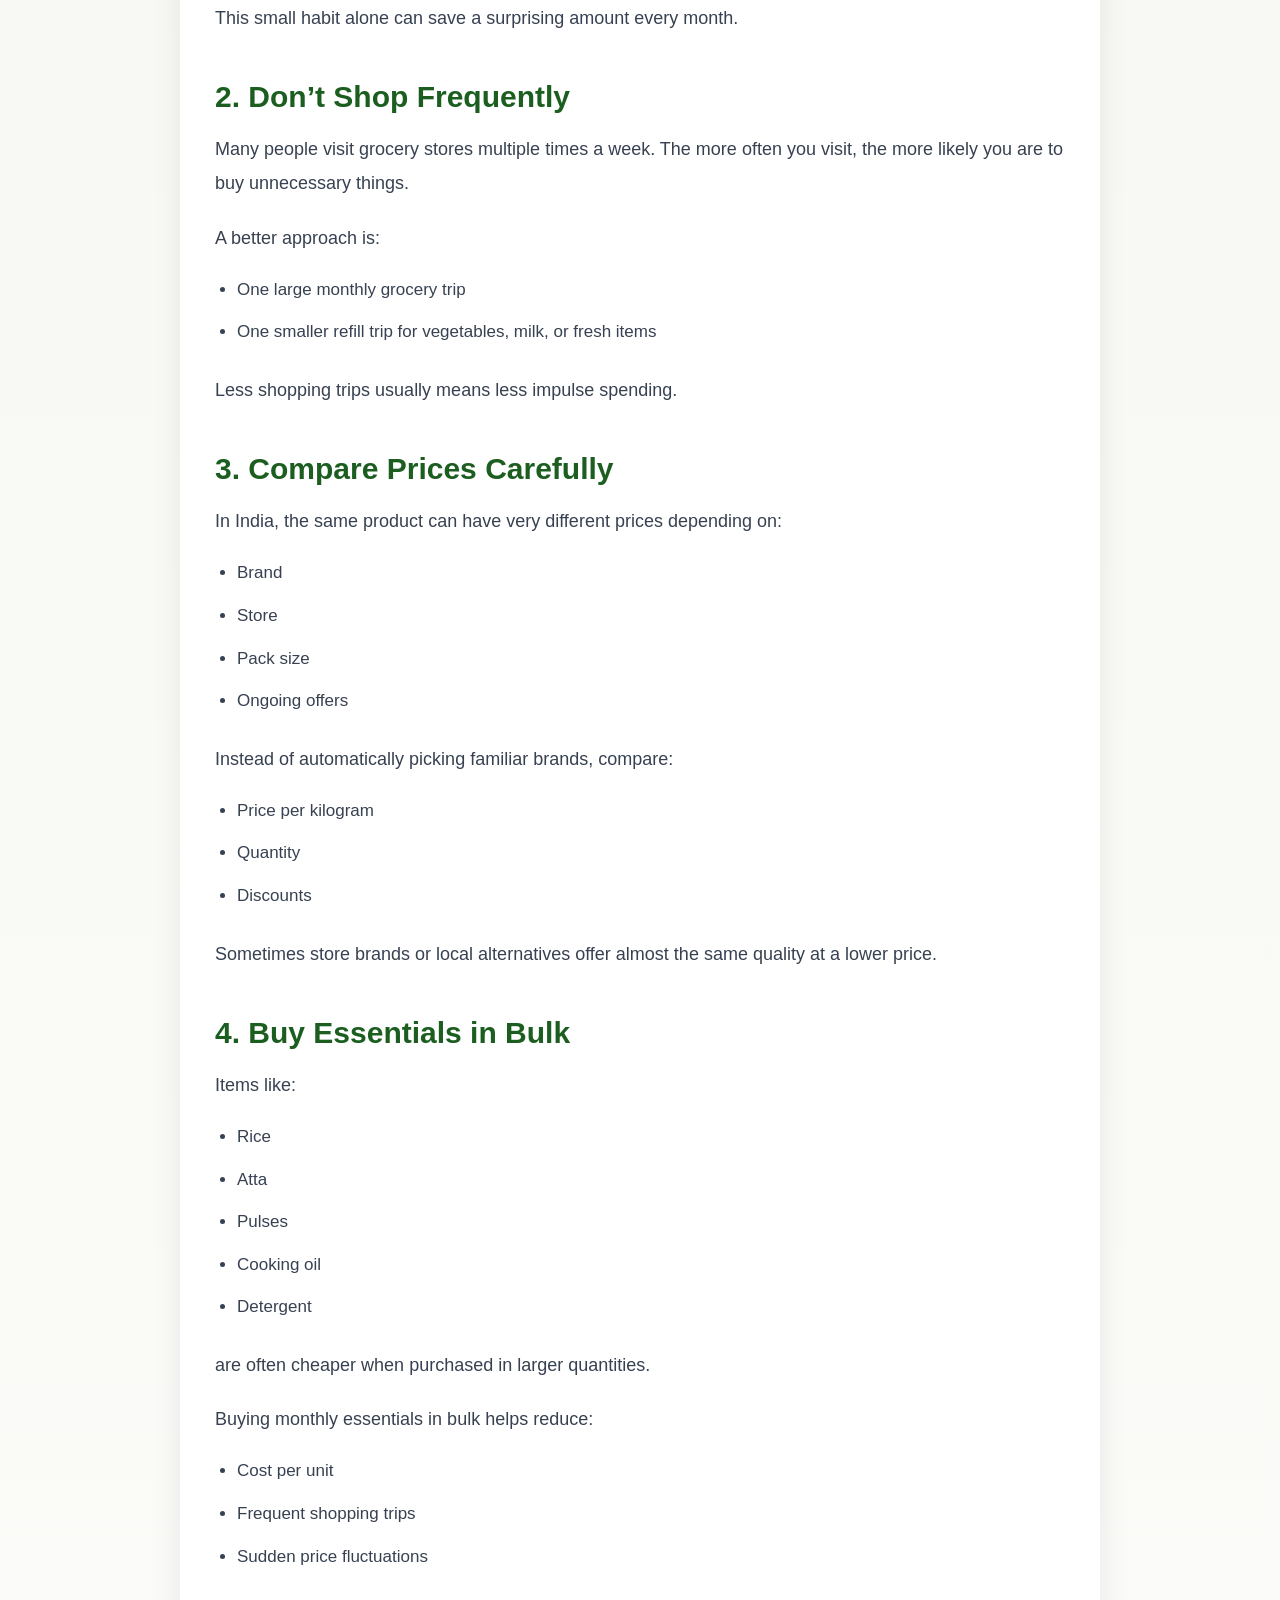
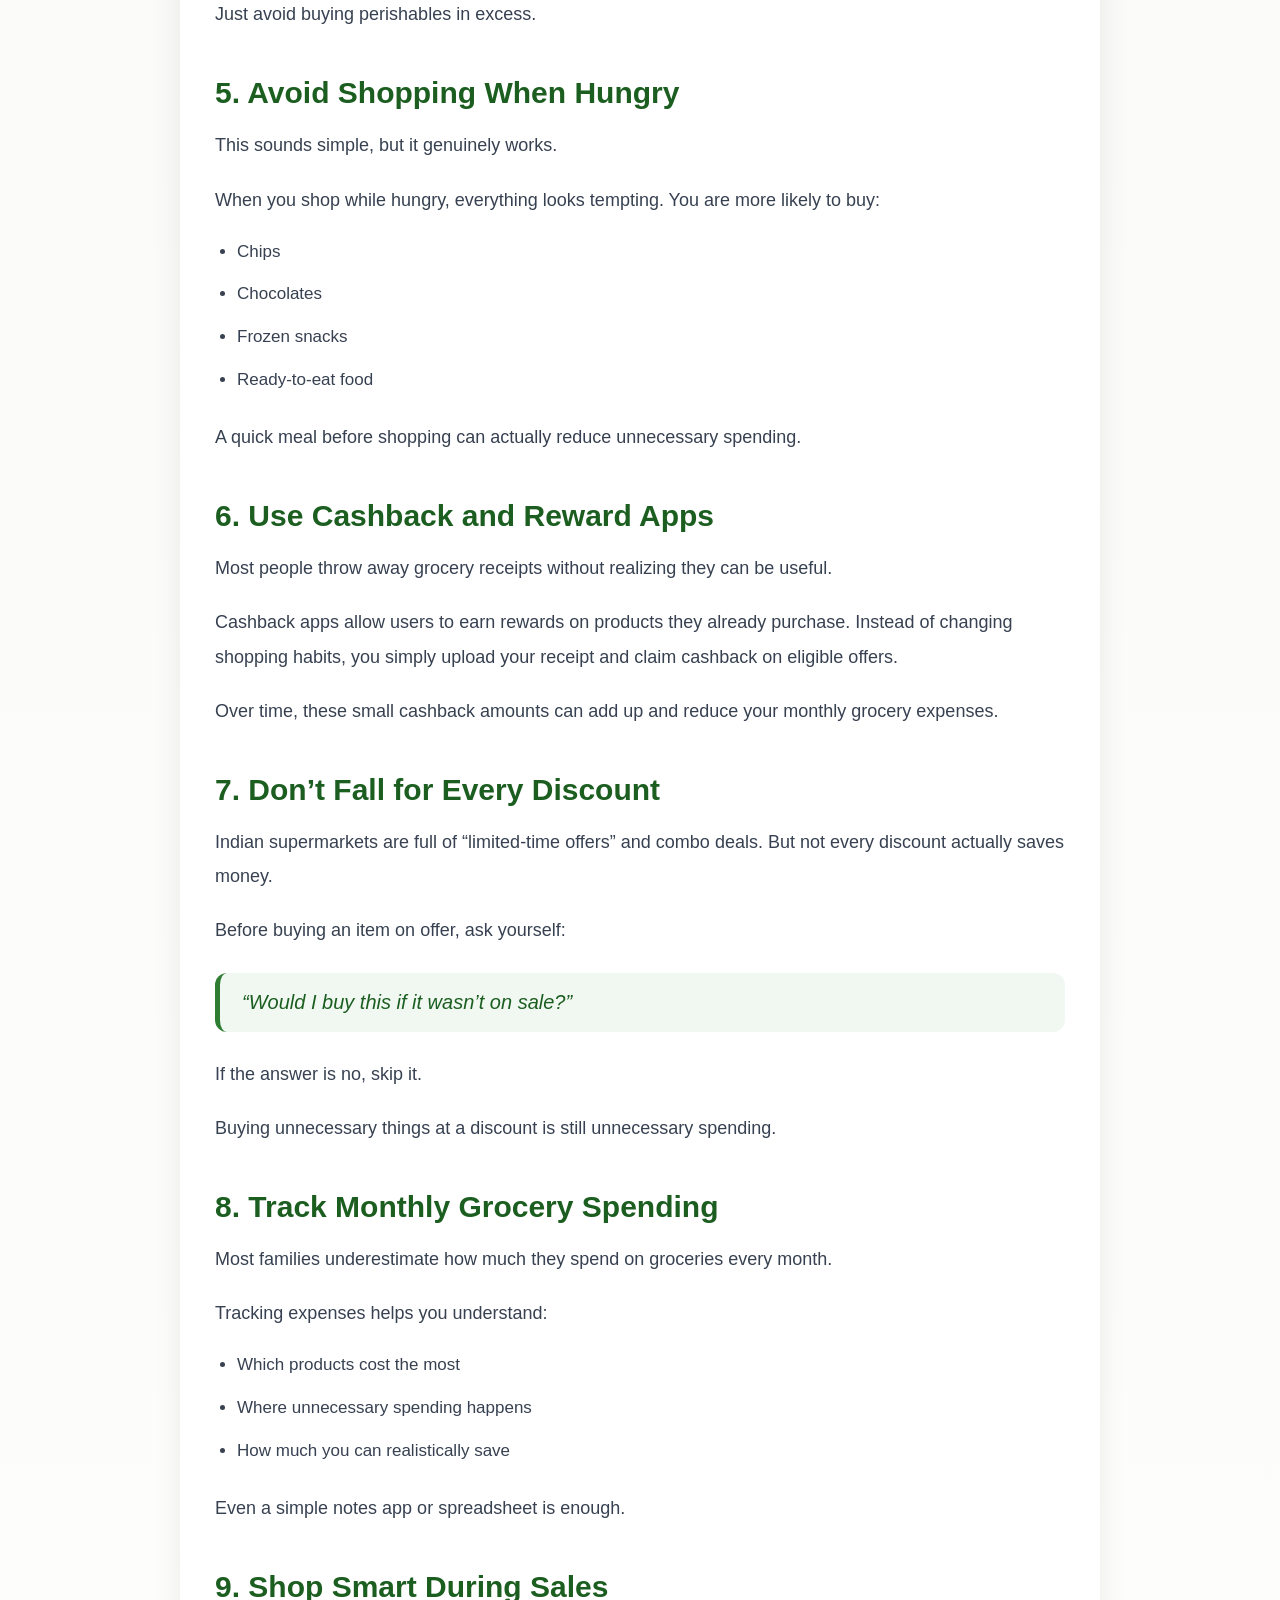
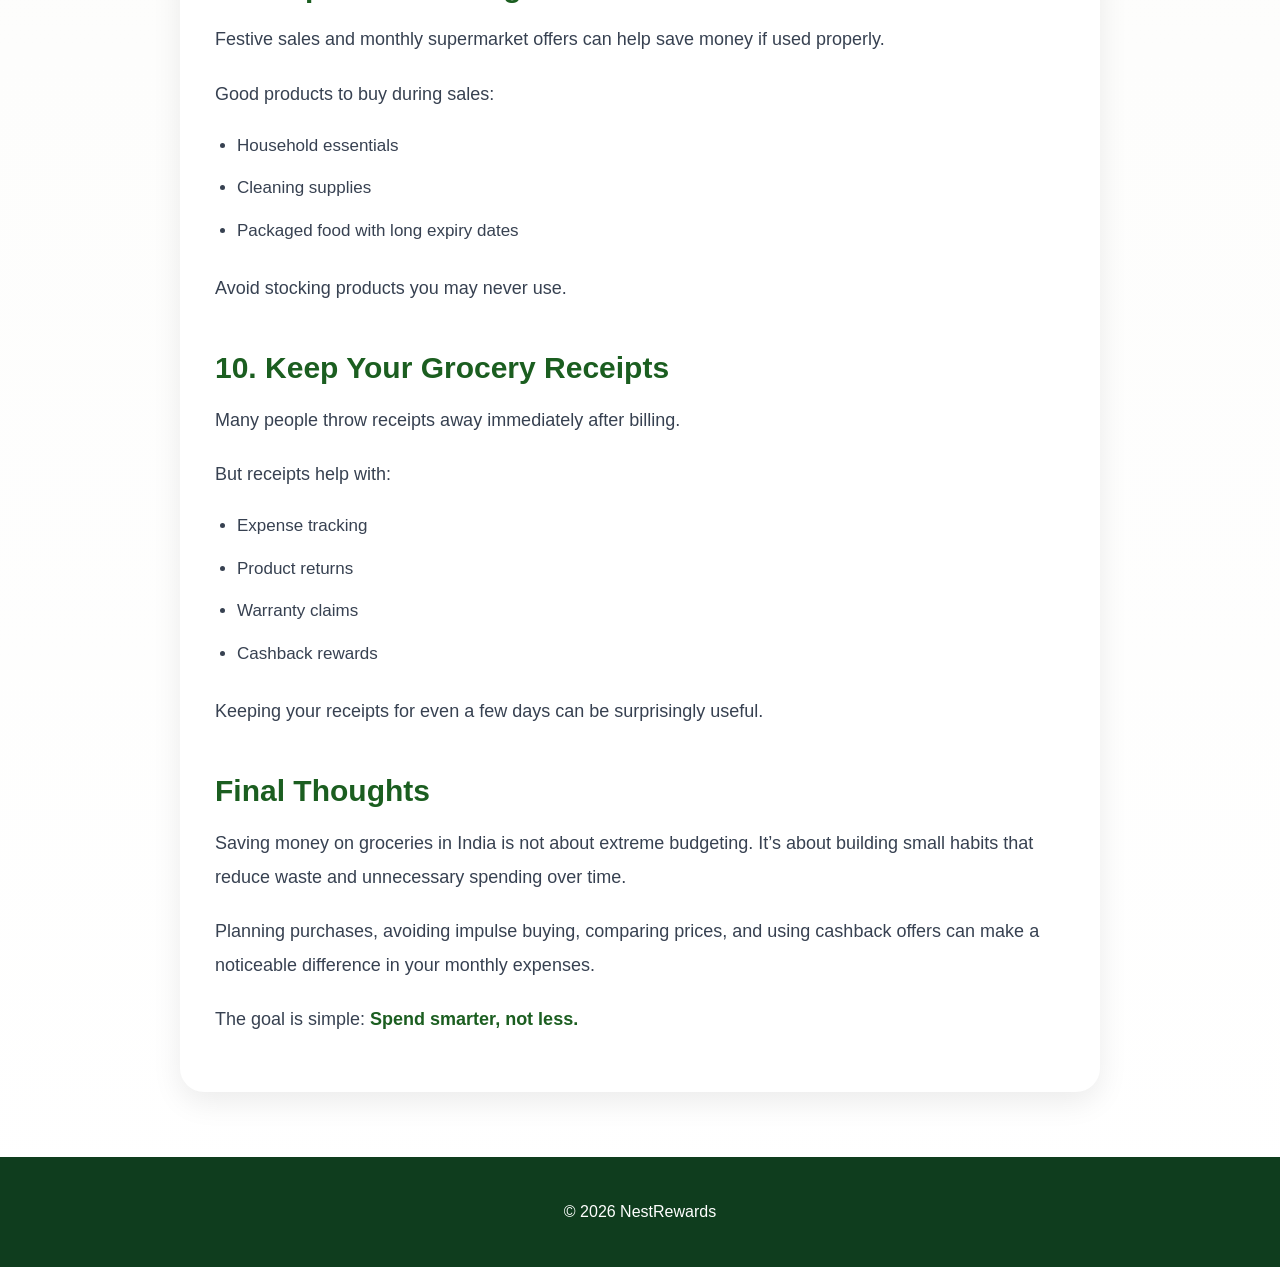
<file: blogs/save-money-on-groceries.html>
<!DOCTYPE html>
<html lang="en">
<head>
  <meta charset="UTF-8">
  <meta name="viewport" content="width=device-width, initial-scale=1.0">

  <title>How to Save Money on Groceries in India | NestRewards</title>

  <link rel="stylesheet" href="../style.css">
</head>

<body>

  <!-- NAVBAR -->
<div class="navbar">
  <div class="nav-left">
    <img src="../images/logo.png" alt="NestRewards Logo">
    <strong>NestRewards</strong>
  </div>
  <div class="nav-links">
    <a href="../index.html">Home</a>
    <a href="../terms.html">Terms</a>
    <a href="../privacy.html">Privacy</a>
    <a href="../blogs.html">Blogs</a>
  </div>
</div>

  <!-- BLOG -->
  <section class="container">
    <div class="blog-container">

      <!-- BLOG IMAGE -->
      <img 
        src="../images/grocery-saving.png" 
        alt="Save Money on Groceries"
        class="blog-banner"
      >

      <!-- META -->
      <div class="blog-meta">
        <span class="blog-tag">Grocery Tips</span>
        <span>5 min read</span>
      </div>

     <h1>How to Save Money on Groceries in India</h1>

<p>
For most families in India, grocery shopping is one of the biggest monthly expenses.
Prices of daily essentials keep increasing, and it’s very easy to spend more than expected without even realizing it.
</p>

<p>
The good part is that saving money on groceries does not mean buying less or compromising on quality.
A few smart habits can help reduce your monthly grocery bill while still buying everything your family needs.
</p>

<p>
Here are some practical and realistic ways to save money on groceries in India.
</p>

<h2>1. Always Make a Shopping List</h2>

<p>
One of the most common reasons people overspend is shopping without a plan.
</p>

<p>
When you enter a supermarket without a list, you usually end up buying:
</p>

<ul>
  <li>Extra snacks</li>
  <li>Duplicate items</li>
  <li>Things you don’t really need</li>
</ul>

<p>
Before going shopping:
</p>

<ul>
  <li>Check your kitchen shelves</li>
  <li>See what’s already available</li>
  <li>Write down only the required items</li>
</ul>

<p>
This small habit alone can save a surprising amount every month.
</p>

<h2>2. Don’t Shop Frequently</h2>

<p>
Many people visit grocery stores multiple times a week. The more often you visit, the more likely you are to buy unnecessary things.
</p>

<p>
A better approach is:
</p>

<ul>
  <li>One large monthly grocery trip</li>
  <li>One smaller refill trip for vegetables, milk, or fresh items</li>
</ul>

<p>
Less shopping trips usually means less impulse spending.
</p>

<h2>3. Compare Prices Carefully</h2>

<p>
In India, the same product can have very different prices depending on:
</p>

<ul>
  <li>Brand</li>
  <li>Store</li>
  <li>Pack size</li>
  <li>Ongoing offers</li>
</ul>

<p>
Instead of automatically picking familiar brands, compare:
</p>

<ul>
  <li>Price per kilogram</li>
  <li>Quantity</li>
  <li>Discounts</li>
</ul>

<p>
Sometimes store brands or local alternatives offer almost the same quality at a lower price.
</p>

<h2>4. Buy Essentials in Bulk</h2>

<p>
Items like:
</p>

<ul>
  <li>Rice</li>
  <li>Atta</li>
  <li>Pulses</li>
  <li>Cooking oil</li>
  <li>Detergent</li>
</ul>

<p>
are often cheaper when purchased in larger quantities.
</p>

<p>
Buying monthly essentials in bulk helps reduce:
</p>

<ul>
  <li>Cost per unit</li>
  <li>Frequent shopping trips</li>
  <li>Sudden price fluctuations</li>
</ul>

<p>
Just avoid buying perishables in excess.
</p>

<h2>5. Avoid Shopping When Hungry</h2>

<p>
This sounds simple, but it genuinely works.
</p>

<p>
When you shop while hungry, everything looks tempting. You are more likely to buy:
</p>

<ul>
  <li>Chips</li>
  <li>Chocolates</li>
  <li>Frozen snacks</li>
  <li>Ready-to-eat food</li>
</ul>

<p>
A quick meal before shopping can actually reduce unnecessary spending.
</p>

<h2>6. Use Cashback and Reward Apps</h2>

<p>
Most people throw away grocery receipts without realizing they can be useful.
</p>

<p>
Cashback apps allow users to earn rewards on products they already purchase. Instead of changing shopping habits, you simply upload your receipt and claim cashback on eligible offers.
</p>

<p>
Over time, these small cashback amounts can add up and reduce your monthly grocery expenses.
</p>

<h2>7. Don’t Fall for Every Discount</h2>

<p>
Indian supermarkets are full of “limited-time offers” and combo deals. But not every discount actually saves money.
</p>

<p>
Before buying an item on offer, ask yourself:
</p>

<blockquote>
  “Would I buy this if it wasn’t on sale?”
</blockquote>

<p>
If the answer is no, skip it.
</p>

<p>
Buying unnecessary things at a discount is still unnecessary spending.
</p>

<h2>8. Track Monthly Grocery Spending</h2>

<p>
Most families underestimate how much they spend on groceries every month.
</p>

<p>
Tracking expenses helps you understand:
</p>

<ul>
  <li>Which products cost the most</li>
  <li>Where unnecessary spending happens</li>
  <li>How much you can realistically save</li>
</ul>

<p>
Even a simple notes app or spreadsheet is enough.
</p>

<h2>9. Shop Smart During Sales</h2>

<p>
Festive sales and monthly supermarket offers can help save money if used properly.
</p>

<p>
Good products to buy during sales:
</p>

<ul>
  <li>Household essentials</li>
  <li>Cleaning supplies</li>
  <li>Packaged food with long expiry dates</li>
</ul>

<p>
Avoid stocking products you may never use.
</p>

<h2>10. Keep Your Grocery Receipts</h2>

<p>
Many people throw receipts away immediately after billing.
</p>

<p>
But receipts help with:
</p>

<ul>
  <li>Expense tracking</li>
  <li>Product returns</li>
  <li>Warranty claims</li>
  <li>Cashback rewards</li>
</ul>

<p>
Keeping your receipts for even a few days can be surprisingly useful.
</p>

<h2>Final Thoughts</h2>

<p>
Saving money on groceries in India is not about extreme budgeting.
It’s about building small habits that reduce waste and unnecessary spending over time.
</p>

<p>
Planning purchases, avoiding impulse buying, comparing prices, and using cashback offers can make a noticeable difference in your monthly expenses.
</p>

<p>
The goal is simple:
<strong>Spend smarter, not less.</strong>
</p>

    </div>
  </section>

  <!-- FOOTER -->
  <footer class="footer">
    <p>© 2026 NestRewards</p>
  </footer>

</body>
</html>
</file>
<file: style.css>
/* BASE */
body {
  margin: 0;
  font-family: 'Segoe UI', sans-serif;
  background: linear-gradient(180deg, #F5F5F0, #ffffff);
  color: #1A1A1A;
}

html {
  scroll-behavior: smooth;
}

/* NAVBAR */
.navbar {
  position: sticky;
  top: 0;
  backdrop-filter: blur(10px);
  background: rgba(15, 61, 30, 0.9);
  color: white;
  display: flex;
  justify-content: space-between;
  align-items: center;
  padding: 15px 20px;
  z-index: 100;
}

.nav-left {
  display: flex;
  align-items: center;
  gap: 10px;
}

.nav-left img {
  height: 34px;
}

.nav-links a {
  color: white;
  text-decoration: none;
  margin-left: 15px;
  font-size: 14px;
}

/* MOBILE NAV */
/* MOBILE NAVBAR FIX (INLINE, NOT STACKED) */
@media (max-width: 600px) {
  .navbar {
    flex-direction: row;          /* keep in one line */
    align-items: center;
    justify-content: space-between;
  }

  .nav-left strong {
    font-size: 14px;              /* shrink text */
  }

  .nav-left img {
    height: 28px;                 /* smaller logo */
  }

  .nav-links {
    display: flex;
    gap: 10px;
  }

  .nav-links a {
    margin: 0;
    font-size: 13px;              /* smaller links */
  }
}

/* CONTAINER */
.container {
  max-width: 1100px;
  margin: auto;
  padding: 15px;
}

/* HERO */
.hero {
  text-align: center;
  padding: 50px 15px 20px;
}

.hero h1 {
  font-size: clamp(28px, 6vw, 48px);
  background: linear-gradient(90deg, #1B5E20, #2E7D32);
  -webkit-background-clip: text;
  color: transparent;
}

.hero p {
  color: #6B7280;
}

/* BUTTON */
.button {
  display: inline-block;
  background: linear-gradient(135deg, #2E7D32, #1B5E20);
  color: white;
  padding: 14px 25px;
  border-radius: 12px;
  margin-top: 20px;
  text-decoration: none;
  font-size: 14px;
  box-shadow: 0 8px 20px rgba(0,0,0,0.15);
}

/* HEADINGS */
h2 {
  text-align: center;
  margin-top: 40px;
}

/* GRID (DESKTOP) */
.desktop-grid {
  display: grid;
}

.grid {
  display: grid;
  grid-template-columns: repeat(auto-fit, minmax(160px, 1fr));
  gap: 20px;
  margin-top: 20px;
}

.card {
  border-radius: 20px;
  overflow: hidden;
  background: #fff;
  box-shadow: 0 10px 25px rgba(0,0,0,0.12);
  transition: transform 0.3s ease;
}

.card:hover {
  transform: translateY(-6px);
}

.card img {
  width: 100%;
  aspect-ratio: 9 / 19;   /* matches typical phone screenshot ratio */
  object-fit: cover;
  object-position: top;
  display: block;
}

/* MOBILE SLIDER */
/* MOBILE SLIDER */
.mobile-slider {
  display: none;
}
/* SLIDER CONTAINER */
.slider {
  overflow: hidden;
  max-width: 320px;
  margin: 20px auto 0;
  border-radius: 20px;
  background: #fff;
}

.slides {
  display: flex;
  width: 500%;          /* 5 slides × 100% container each */
  animation: slide 10s infinite linear;
}

.slides img {
  width: 20%;           /* 20% of the 500% track = one container width */
  flex: 0 0 20%;        /* do not grow or shrink */
  height: 560px;        /* fixed height for portrait phone screenshots */
  object-fit: cover;    /* fill the box, crop edges if needed */
  object-position: top; /* keep the top of the screenshot visible */
  display: block;
}


@keyframes slide {
  0%, 20%   { transform: translateX(0); }
  25%, 45%  { transform: translateX(-20%); }
  50%, 70%  { transform: translateX(-40%); }
  75%, 95%  { transform: translateX(-60%); }
  100%      { transform: translateX(-80%); }
}
/* MOBILE SWITCH */
@media (max-width: 768px) {
  .desktop-grid {
    display: none;
  }

  .mobile-slider {
    display: block;
  }
}

/* STEPS */
.steps {
  margin-top: 50px;
  text-align: center;
}

.steps-flow {
  display: flex;
  align-items: center;
  justify-content: center;
  flex-wrap: wrap;
  gap: 10px;
  margin-top: 20px;
}

.step-item {
  max-width: 140px;
}

.circle {
  width: 50px;
  height: 50px;
  margin: auto;
  border-radius: 50%;
  background: linear-gradient(135deg, #2E7D32, #1B5E20);
  color: white;
  display: flex;
  align-items: center;
  justify-content: center;
  font-weight: bold;
}

.line {
  width: 40px;
  height: 2px;
  background: #C8E6C9;
}

@media (max-width: 768px) {
  .steps-flow {
    flex-direction: column;
  }

  .line {
    width: 2px;
    height: 25px;
  }
}

/* CTA */
.cta {
  margin: 50px 0;
  padding: 30px;
  text-align: center;
  border-radius: 20px;
  background: linear-gradient(135deg, #1B5E20, #2E7D32);
  color: white;
}

/* FOOTER */
.footer {
  padding: 30px;
  text-align: center;
  background: #0F3D1E;
  color: white;
}

.footer a {
  color: #C8E6C9;
  margin: 0 10px;
  text-decoration: none;
}

/* BLOGS */
.blogs-section {
  padding-bottom: 60px;
}

.blogs-grid {
  display: grid;
  grid-template-columns: repeat(auto-fit, minmax(260px, 1fr));
  gap: 25px;
  margin-top: 30px;
}

/* SQUARE CARD */
.blog-card {
  display: flex;
  flex-direction: column;
  text-decoration: none;
  color: inherit;
  background: white;
  border-radius: 22px;
  overflow: hidden;
  box-shadow: 0 10px 25px rgba(0,0,0,0.10);
  transition: all 0.3s ease;
  aspect-ratio: 1 / 1;
}

.blog-card:hover {
  transform: translateY(-6px);
  box-shadow: 0 16px 35px rgba(0,0,0,0.14);
}

/* IMAGE */
.blog-card img {
  width: 100%;
  height: 52%;
  object-fit: cover;
  display: block;
}

/* CONTENT */
.blog-content {
  padding: 18px;
  display: flex;
  flex-direction: column;
  justify-content: space-between;
  flex: 1;
}

.blog-tag {
  display: inline-block;
  background: #E8F5E9;
  color: #1B5E20;
  font-size: 12px;
  font-weight: 600;
  padding: 6px 12px;
  border-radius: 30px;
  margin-bottom: 12px;
  width: fit-content;
}

.blog-content h3 {
  margin: 0 0 10px;
  font-size: 20px;
  line-height: 1.35;
  color: #1A1A1A;
}

.blog-content p {
  margin: 0;
  color: #6B7280;
  font-size: 14px;
  line-height: 1.6;
}

/* MOBILE */
@media (max-width: 768px) {

  .blogs-grid {
    grid-template-columns: 1fr;
  }

  .blog-card {
    aspect-ratio: unset;
  }

  .blog-card img {
    height: 220px;
  }

  .blog-content h3 {
    font-size: 19px;
  }
}
/* BLOG PAGE */
.blog-container {
  max-width: 850px;
  margin: 50px auto;
  padding: 35px;
  background: white;
  border-radius: 24px;
  box-shadow: 0 10px 30px rgba(0,0,0,0.08);
}

/* BLOG TITLE */
.blog-container h1 {
  font-size: clamp(34px, 5vw, 52px);
  line-height: 1.2;
  margin-bottom: 25px;
  background: linear-gradient(90deg, #1B5E20, #2E7D32);
  -webkit-background-clip: text;
  color: transparent;
}

/* SECTION HEADINGS */
.blog-container h2 {
  text-align: left;
  margin-top: 45px;
  margin-bottom: 15px;
  font-size: 30px;
  color: #1B5E20;
}

/* PARAGRAPHS */
.blog-container p {
  font-size: 18px;
  line-height: 1.9;
  color: #374151;
  margin-bottom: 20px;
}

/* LISTS */
.blog-container ul {
  padding-left: 22px;
  margin-bottom: 25px;
}

.blog-container li {
  margin-bottom: 12px;
  color: #374151;
  line-height: 1.8;
  font-size: 17px;
}

/* BLOCKQUOTE */
.blog-container blockquote {
  margin: 25px 0;
  padding: 18px 22px;
  background: #F1F8F2;
  border-left: 5px solid #2E7D32;
  border-radius: 12px;
  color: #1B5E20;
  font-size: 20px;
  font-style: italic;
}

/* STRONG TEXT */
.blog-container strong {
  color: #1B5E20;
}

/* BLOG IMAGE */
.blog-banner {
  width: 100%;
  border-radius: 20px;
  margin-bottom: 30px;
  object-fit: cover;
  max-height: 420px;
}

/* BLOG META */
.blog-meta {
  display: flex;
  gap: 12px;
  align-items: center;
  margin-bottom: 30px;
  color: #6B7280;
  font-size: 14px;
}

.blog-tag {
  background: #E8F5E9;
  color: #1B5E20;
  padding: 6px 14px;
  border-radius: 30px;
  font-weight: 600;
}

/* MOBILE */
@media (max-width: 768px) {

  .blog-container {
    margin: 20px 15px;
    padding: 24px;
    border-radius: 20px;
  }

  .blog-container h1 {
    font-size: 34px;
  }

  .blog-container h2 {
    font-size: 26px;
  }

  .blog-container p {
    font-size: 17px;
    line-height: 1.8;
  }

  .blog-container li {
    font-size: 16px;
  }

  .blog-banner {
    max-height: 240px;
  }
}
/*Brand page*/
/* BASE */
body {
  margin: 0;
  font-family: 'Segoe UI', sans-serif;
  background: linear-gradient(180deg, #F5F5F0, #ffffff);
  color: #1A1A1A;
}

html {
  scroll-behavior: smooth;
}

/* NAVBAR */
.navbar {
  position: sticky;
  top: 0;
  backdrop-filter: blur(10px);
  background: rgba(15, 61, 30, 0.9);
  color: white;
  display: flex;
  justify-content: space-between;
  align-items: center;
  padding: 15px 20px;
  z-index: 100;
}

.nav-left {
  display: flex;
  align-items: center;
  gap: 10px;
}

.nav-left img {
  height: 34px;
}

.nav-links a {
  color: white;
  text-decoration: none;
  margin-left: 15px;
  font-size: 14px;
}

/* MOBILE NAV */
/* MOBILE NAVBAR FIX (INLINE, NOT STACKED) */
@media (max-width: 600px) {
  .navbar {
    flex-direction: row;          /* keep in one line */
    align-items: center;
    justify-content: space-between;
  }

  .nav-left strong {
    font-size: 14px;              /* shrink text */
  }

  .nav-left img {
    height: 28px;                 /* smaller logo */
  }

  .nav-links {
    display: flex;
    gap: 10px;
  }

  .nav-links a {
    margin: 0;
    font-size: 13px;              /* smaller links */
  }
}

/* CONTAINER */
.container {
  max-width: 1100px;
  margin: auto;
  padding: 15px;
}

/* HERO */
.hero {
  text-align: center;
  padding: 50px 15px 20px;
}

.hero h1 {
  font-size: clamp(28px, 6vw, 48px);
  background: linear-gradient(90deg, #1B5E20, #2E7D32);
  -webkit-background-clip: text;
  color: transparent;
}

.hero p {
  color: #6B7280;
}

/* BUTTON */
.button {
  display: inline-block;
  background: linear-gradient(135deg, #2E7D32, #1B5E20);
  color: white;
  padding: 14px 25px;
  border-radius: 12px;
  margin-top: 20px;
  text-decoration: none;
  font-size: 14px;
  box-shadow: 0 8px 20px rgba(0,0,0,0.15);
}

/* HEADINGS */
h2 {
  text-align: center;
  margin-top: 40px;
}

/* GRID (DESKTOP) */
.desktop-grid {
  display: grid;
}

.grid {
  display: grid;
  grid-template-columns: repeat(auto-fit, minmax(160px, 1fr));
  gap: 20px;
  margin-top: 20px;
}

.card {
  border-radius: 20px;
  overflow: hidden;
  background: #fff;
  box-shadow: 0 10px 25px rgba(0,0,0,0.12);
  transition: transform 0.3s ease;
}

.card:hover {
  transform: translateY(-6px);
}

.card img {
  width: 100%;
  aspect-ratio: 9 / 19;   /* matches typical phone screenshot ratio */
  object-fit: cover;
  object-position: top;
  display: block;
}

/* MOBILE SLIDER */
/* MOBILE SLIDER */
.mobile-slider {
  display: none;
}
/* SLIDER CONTAINER */
.slider {
  overflow: hidden;
  max-width: 320px;
  margin: 20px auto 0;
  border-radius: 20px;
  background: #fff;
}

.slides {
  display: flex;
  width: 500%;          /* 5 slides × 100% container each */
  animation: slide 10s infinite linear;
}

.slides img {
  width: 20%;           /* 20% of the 500% track = one container width */
  flex: 0 0 20%;        /* do not grow or shrink */
  height: 560px;        /* fixed height for portrait phone screenshots */
  object-fit: cover;    /* fill the box, crop edges if needed */
  object-position: top; /* keep the top of the screenshot visible */
  display: block;
}


@keyframes slide {
  0%, 20%   { transform: translateX(0); }
  25%, 45%  { transform: translateX(-20%); }
  50%, 70%  { transform: translateX(-40%); }
  75%, 95%  { transform: translateX(-60%); }
  100%      { transform: translateX(-80%); }
}
/* MOBILE SWITCH */
@media (max-width: 768px) {
  .desktop-grid {
    display: none;
  }

  .mobile-slider {
    display: block;
  }
}

/* STEPS */
.steps {
  margin-top: 50px;
  text-align: center;
}

.steps-flow {
  display: flex;
  align-items: center;
  justify-content: center;
  flex-wrap: wrap;
  gap: 10px;
  margin-top: 20px;
}

.step-item {
  max-width: 140px;
}

.circle {
  width: 50px;
  height: 50px;
  margin: auto;
  border-radius: 50%;
  background: linear-gradient(135deg, #2E7D32, #1B5E20);
  color: white;
  display: flex;
  align-items: center;
  justify-content: center;
  font-weight: bold;
}

.line {
  width: 40px;
  height: 2px;
  background: #C8E6C9;
}

@media (max-width: 768px) {
  .steps-flow {
    flex-direction: column;
  }

  .line {
    width: 2px;
    height: 25px;
  }
}

/* CTA */
.cta {
  margin: 50px 0;
  padding: 30px;
  text-align: center;
  border-radius: 20px;
  background: linear-gradient(135deg, #1B5E20, #2E7D32);
  color: white;
}

/* FOOTER */
.footer {
  padding: 30px;
  text-align: center;
  background: #0F3D1E;
  color: white;
}

.footer a {
  color: #C8E6C9;
  margin: 0 10px;
  text-decoration: none;
}

/* BLOGS */
.blogs-section {
  padding-bottom: 60px;
}

.blogs-grid {
  display: grid;
  grid-template-columns: repeat(auto-fit, minmax(260px, 1fr));
  gap: 25px;
  margin-top: 30px;
}

/* SQUARE CARD */
.blog-card {
  display: flex;
  flex-direction: column;
  text-decoration: none;
  color: inherit;
  background: white;
  border-radius: 22px;
  overflow: hidden;
  box-shadow: 0 10px 25px rgba(0,0,0,0.10);
  transition: all 0.3s ease;
  aspect-ratio: 1 / 1;
}

.blog-card:hover {
  transform: translateY(-6px);
  box-shadow: 0 16px 35px rgba(0,0,0,0.14);
}

/* IMAGE */
.blog-card img {
  width: 100%;
  height: 52%;
  object-fit: cover;
  display: block;
}

/* CONTENT */
.blog-content {
  padding: 18px;
  display: flex;
  flex-direction: column;
  justify-content: space-between;
  flex: 1;
}

.blog-tag {
  display: inline-block;
  background: #E8F5E9;
  color: #1B5E20;
  font-size: 12px;
  font-weight: 600;
  padding: 6px 12px;
  border-radius: 30px;
  margin-bottom: 12px;
  width: fit-content;
}

.blog-content h3 {
  margin: 0 0 10px;
  font-size: 20px;
  line-height: 1.35;
  color: #1A1A1A;
}

.blog-content p {
  margin: 0;
  color: #6B7280;
  font-size: 14px;
  line-height: 1.6;
}

/* MOBILE */
@media (max-width: 768px) {

  .blogs-grid {
    grid-template-columns: 1fr;
  }

  .blog-card {
    aspect-ratio: unset;
  }

  .blog-card img {
    height: 220px;
  }

  .blog-content h3 {
    font-size: 19px;
  }
}
/* BLOG PAGE */
.blog-container {
  max-width: 850px;
  margin: 50px auto;
  padding: 35px;
  background: white;
  border-radius: 24px;
  box-shadow: 0 10px 30px rgba(0,0,0,0.08);
}

/* BLOG TITLE */
.blog-container h1 {
  font-size: clamp(34px, 5vw, 52px);
  line-height: 1.2;
  margin-bottom: 25px;
  background: linear-gradient(90deg, #1B5E20, #2E7D32);
  -webkit-background-clip: text;
  color: transparent;
}

/* SECTION HEADINGS */
.blog-container h2 {
  text-align: left;
  margin-top: 45px;
  margin-bottom: 15px;
  font-size: 30px;
  color: #1B5E20;
}

/* PARAGRAPHS */
.blog-container p {
  font-size: 18px;
  line-height: 1.9;
  color: #374151;
  margin-bottom: 20px;
}

/* LISTS */
.blog-container ul {
  padding-left: 22px;
  margin-bottom: 25px;
}

.blog-container li {
  margin-bottom: 12px;
  color: #374151;
  line-height: 1.8;
  font-size: 17px;
}

/* BLOCKQUOTE */
.blog-container blockquote {
  margin: 25px 0;
  padding: 18px 22px;
  background: #F1F8F2;
  border-left: 5px solid #2E7D32;
  border-radius: 12px;
  color: #1B5E20;
  font-size: 20px;
  font-style: italic;
}

/* STRONG TEXT */
.blog-container strong {
  color: #1B5E20;
}

/* BLOG IMAGE */
.blog-banner {
  width: 100%;
  border-radius: 20px;
  margin-bottom: 30px;
  object-fit: cover;
  max-height: 420px;
}

/* BLOG META */
.blog-meta {
  display: flex;
  gap: 12px;
  align-items: center;
  margin-bottom: 30px;
  color: #6B7280;
  font-size: 14px;
}

.blog-tag {
  background: #E8F5E9;
  color: #1B5E20;
  padding: 6px 14px;
  border-radius: 30px;
  font-weight: 600;
}

/* MOBILE */
@media (max-width: 768px) {

  .blog-container {
    margin: 20px 15px;
    padding: 24px;
    border-radius: 20px;
  }

  .blog-container h1 {
    font-size: 34px;
  }

  .blog-container h2 {
    font-size: 26px;
  }

  .blog-container p {
    font-size: 17px;
    line-height: 1.8;
  }

  .blog-container li {
    font-size: 16px;
  }

  .blog-banner {
    max-height: 240px;
  }
}

/* ============================= */
/* BRANDS PAGE                    */
/* ============================= */

/* SUBTITLE UNDER HERO */
.hero .eyebrow {
  display: inline-block;
  background: #E8F5E9;
  color: #1B5E20;
  font-size: 13px;
  font-weight: 600;
  padding: 6px 16px;
  border-radius: 30px;
  margin-bottom: 14px;
}

/* CHECKLIST (WHY NESTREWARDS) */
.checklist {
  list-style: none;
  padding: 0;
  margin: 25px auto 0;
  max-width: 720px;
  display: grid;
  grid-template-columns: repeat(2, 1fr);
  gap: 14px;
  text-align: left;
}

.checklist li {
  display: flex;
  align-items: flex-start;
  gap: 10px;
  background: #fff;
  border-radius: 14px;
  padding: 14px 16px;
  box-shadow: 0 6px 16px rgba(0,0,0,0.08);
  font-size: 15px;
  color: #374151;
}

.checklist li span.tick {
  flex-shrink: 0;
  width: 22px;
  height: 22px;
  border-radius: 50%;
  background: linear-gradient(135deg, #2E7D32, #1B5E20);
  color: white;
  font-size: 13px;
  display: flex;
  align-items: center;
  justify-content: center;
}

@media (max-width: 600px) {
  .checklist {
    grid-template-columns: 1fr;
  }
}

/* INDUSTRY CHIPS */
.industries {
  display: flex;
  flex-wrap: wrap;
  justify-content: center;
  gap: 12px;
  margin-top: 25px;
}

.industry-chip {
  background: #E8F5E9;
  color: #1B5E20;
  font-size: 14px;
  font-weight: 600;
  padding: 10px 18px;
  border-radius: 30px;
}

/* BENEFIT CARDS (WHY BRANDS CHOOSE US) */
.benefit-grid {
  display: grid;
  grid-template-columns: repeat(auto-fit, minmax(220px, 1fr));
  gap: 20px;
  margin-top: 25px;
}

.benefit-card {
  background: #fff;
  border-radius: 20px;
  padding: 24px 20px;
  box-shadow: 0 10px 25px rgba(0,0,0,0.10);
  transition: transform 0.3s ease;
}

.benefit-card:hover {
  transform: translateY(-6px);
}

.benefit-card h3 {
  color: #1B5E20;
  margin: 0 0 8px;
  font-size: 17px;
}

.benefit-card p {
  color: #6B7280;
  font-size: 14px;
  line-height: 1.6;
  margin: 0;
}

/* ONBOARDING / WHAT YOU GET LIST */
.onboard-grid {
  display: grid;
  grid-template-columns: repeat(auto-fit, minmax(240px, 1fr));
  gap: 18px;
  margin-top: 25px;
}

.onboard-item {
  background: #F1F8F2;
  border-left: 5px solid #2E7D32;
  border-radius: 12px;
  padding: 16px 18px;
  font-size: 15px;
  color: #1A1A1A;
}

/* DEMO DASHBOARD MOCK */
.dashboard-mock {
  margin-top: 30px;
  background: #fff;
  border-radius: 24px;
  box-shadow: 0 10px 30px rgba(0,0,0,0.10);
  padding: 25px;
}

.dashboard-mock .dm-header {
  display: flex;
  justify-content: space-between;
  align-items: center;
  flex-wrap: wrap;
  gap: 10px;
  margin-bottom: 20px;
}

.dashboard-mock .dm-header h3 {
  margin: 0;
  color: #1B5E20;
  font-size: 18px;
}

.dashboard-mock .dm-badge {
  background: #E8F5E9;
  color: #1B5E20;
  font-size: 12px;
  font-weight: 600;
  padding: 5px 12px;
  border-radius: 30px;
}

.dm-stats {
  display: grid;
  grid-template-columns: repeat(auto-fit, minmax(140px, 1fr));
  gap: 15px;
}

.dm-stat {
  background: #F5F5F0;
  border-radius: 16px;
  padding: 16px;
  text-align: center;
}

.dm-stat .dm-number {
  font-size: 24px;
  font-weight: 700;
  color: #1B5E20;
}

.dm-stat .dm-label {
  font-size: 12px;
  color: #6B7280;
  margin-top: 4px;
}

.dm-bar-track {
  margin-top: 20px;
  background: #F5F5F0;
  border-radius: 30px;
  height: 14px;
  overflow: hidden;
}

.dm-bar-fill {
  height: 100%;
  border-radius: 30px;
  background: linear-gradient(90deg, #1B5E20, #2E7D32);
}

.dm-bar-label {
  display: flex;
  justify-content: space-between;
  font-size: 13px;
  color: #6B7280;
  margin-top: 6px;
}

/* SIGNUP FORM */
.form-section {
  background: #fff;
  border-radius: 24px;
  box-shadow: 0 10px 30px rgba(0,0,0,0.10);
  padding: 35px;
  margin-top: 25px;
}

.form-grid {
  display: grid;
  grid-template-columns: repeat(2, 1fr);
  gap: 18px;
  margin-top: 20px;
}

.form-field {
  display: flex;
  flex-direction: column;
  gap: 6px;
}

.form-field.full {
  grid-column: 1 / -1;
}

.form-field label {
  font-size: 14px;
  font-weight: 600;
  color: #1A1A1A;
}

.form-field label .req {
  color: #2E7D32;
}

.form-field input,
.form-field select,
.form-field textarea {
  font-family: 'Segoe UI', sans-serif;
  font-size: 14px;
  padding: 12px 14px;
  border-radius: 12px;
  border: 1px solid #E0E0E0;
  background: #F9FAF9;
  color: #1A1A1A;
}

.form-field input:focus,
.form-field select:focus,
.form-field textarea:focus {
  outline: none;
  border-color: #2E7D32;
  background: #fff;
}

.form-field textarea {
  resize: vertical;
  min-height: 90px;
}

.form-submit {
  margin-top: 25px;
  text-align: center;
}

.form-submit .button {
  border: none;
  cursor: pointer;
  font-family: 'Segoe UI', sans-serif;
}

.form-note {
  text-align: center;
  color: #6B7280;
  font-size: 13px;
  margin-top: 12px;
}

@media (max-width: 700px) {
  .form-grid {
    grid-template-columns: 1fr;
  }

  .form-section {
    padding: 24px;
  }
}

/* PARTNERSHIP CTA BUTTONS ROW */
.cta-row {
  display: flex;
  justify-content: center;
  gap: 15px;
  flex-wrap: wrap;
  margin-top: 20px;
}

.button-outline {
  display: inline-block;
  background: transparent;
  color: #1B5E20;
  border: 2px solid #1B5E20;
  padding: 12px 23px;
  border-radius: 12px;
  margin-top: 20px;
  text-decoration: none;
  font-size: 14px;
  font-weight: 600;
}
</file>
